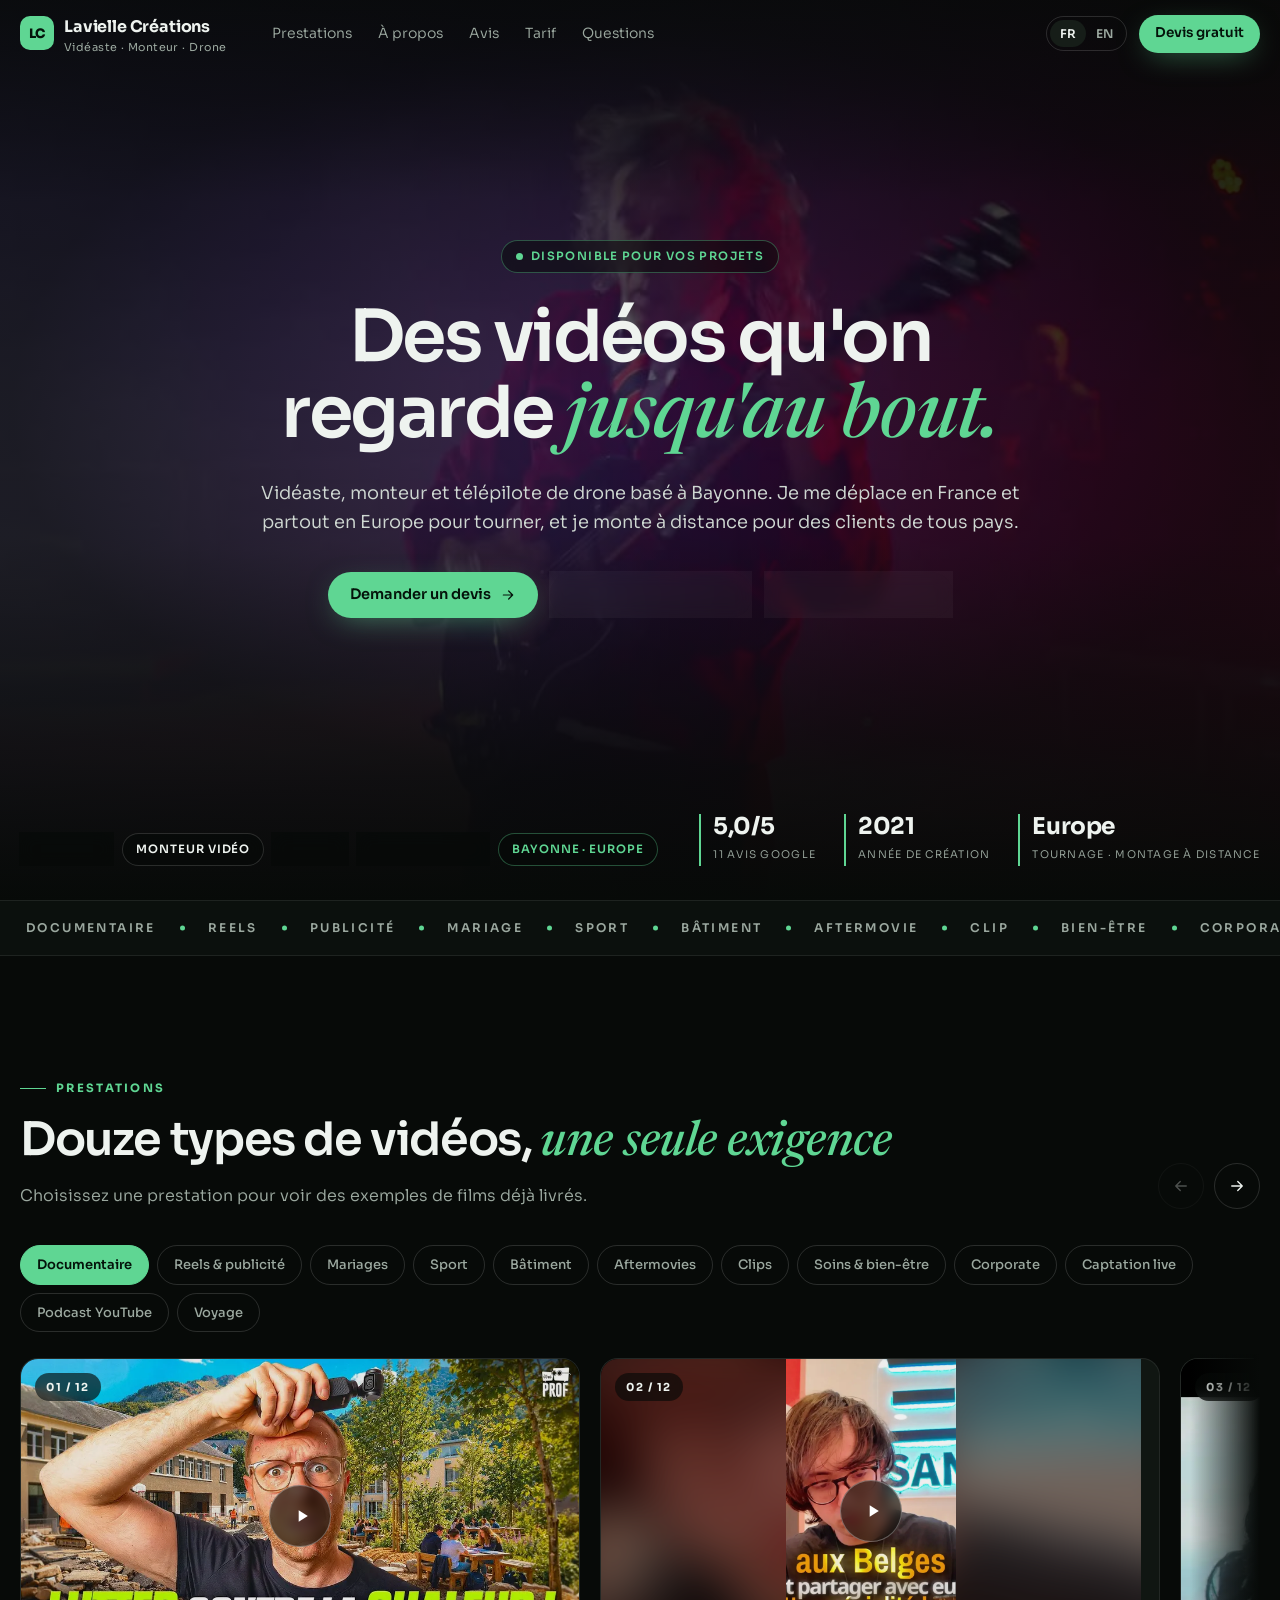
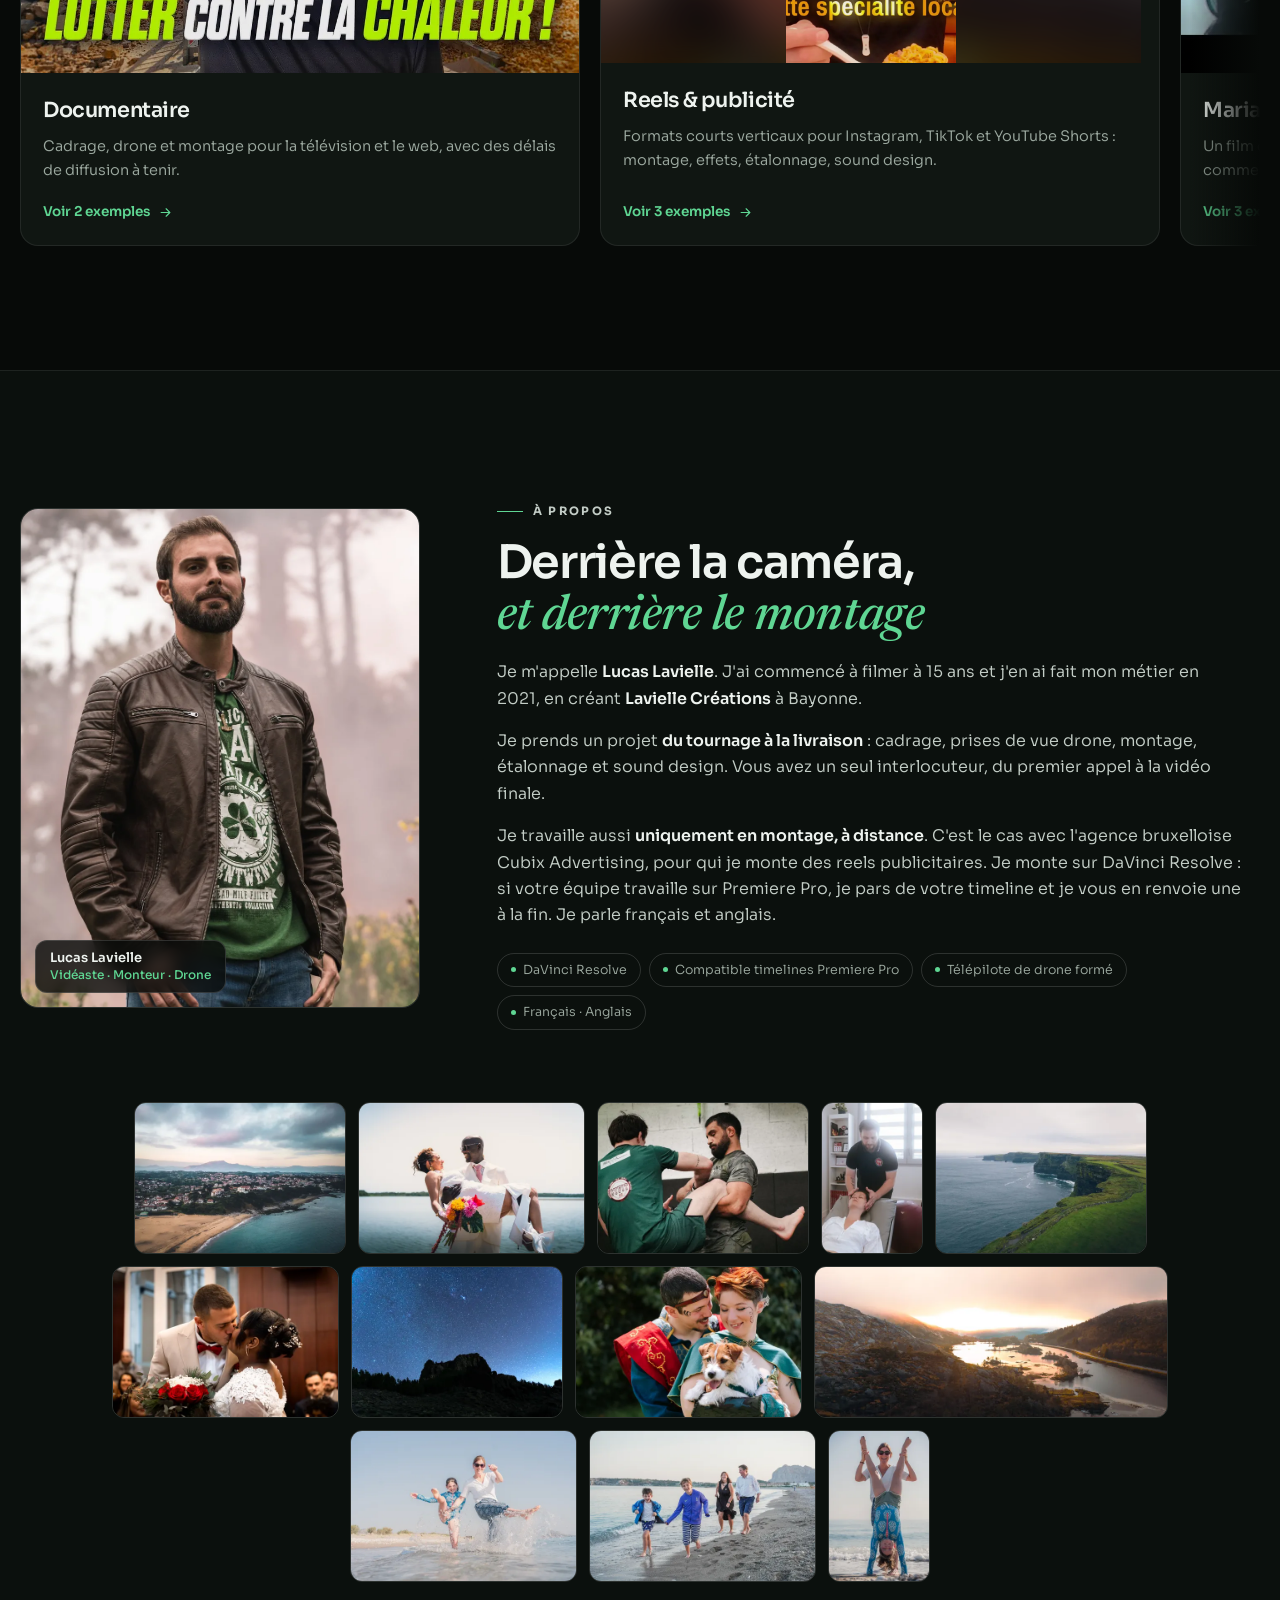
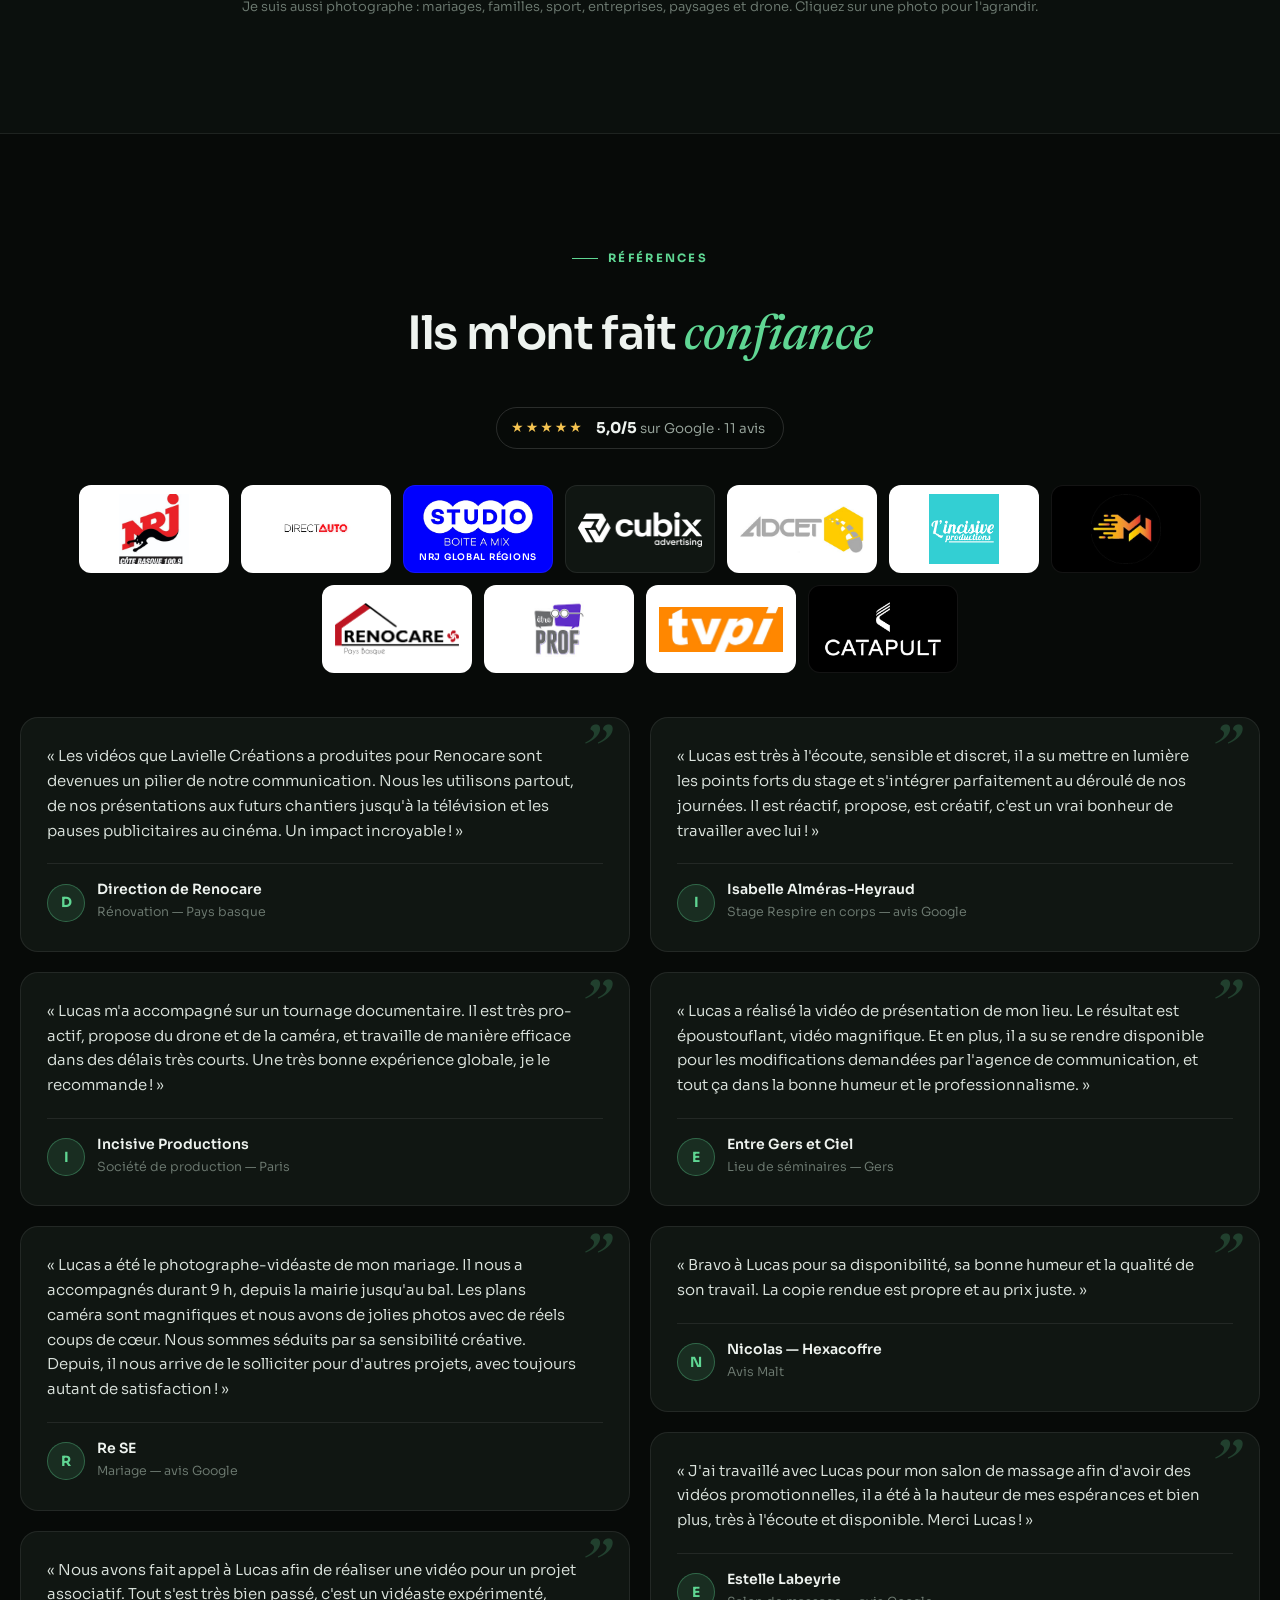
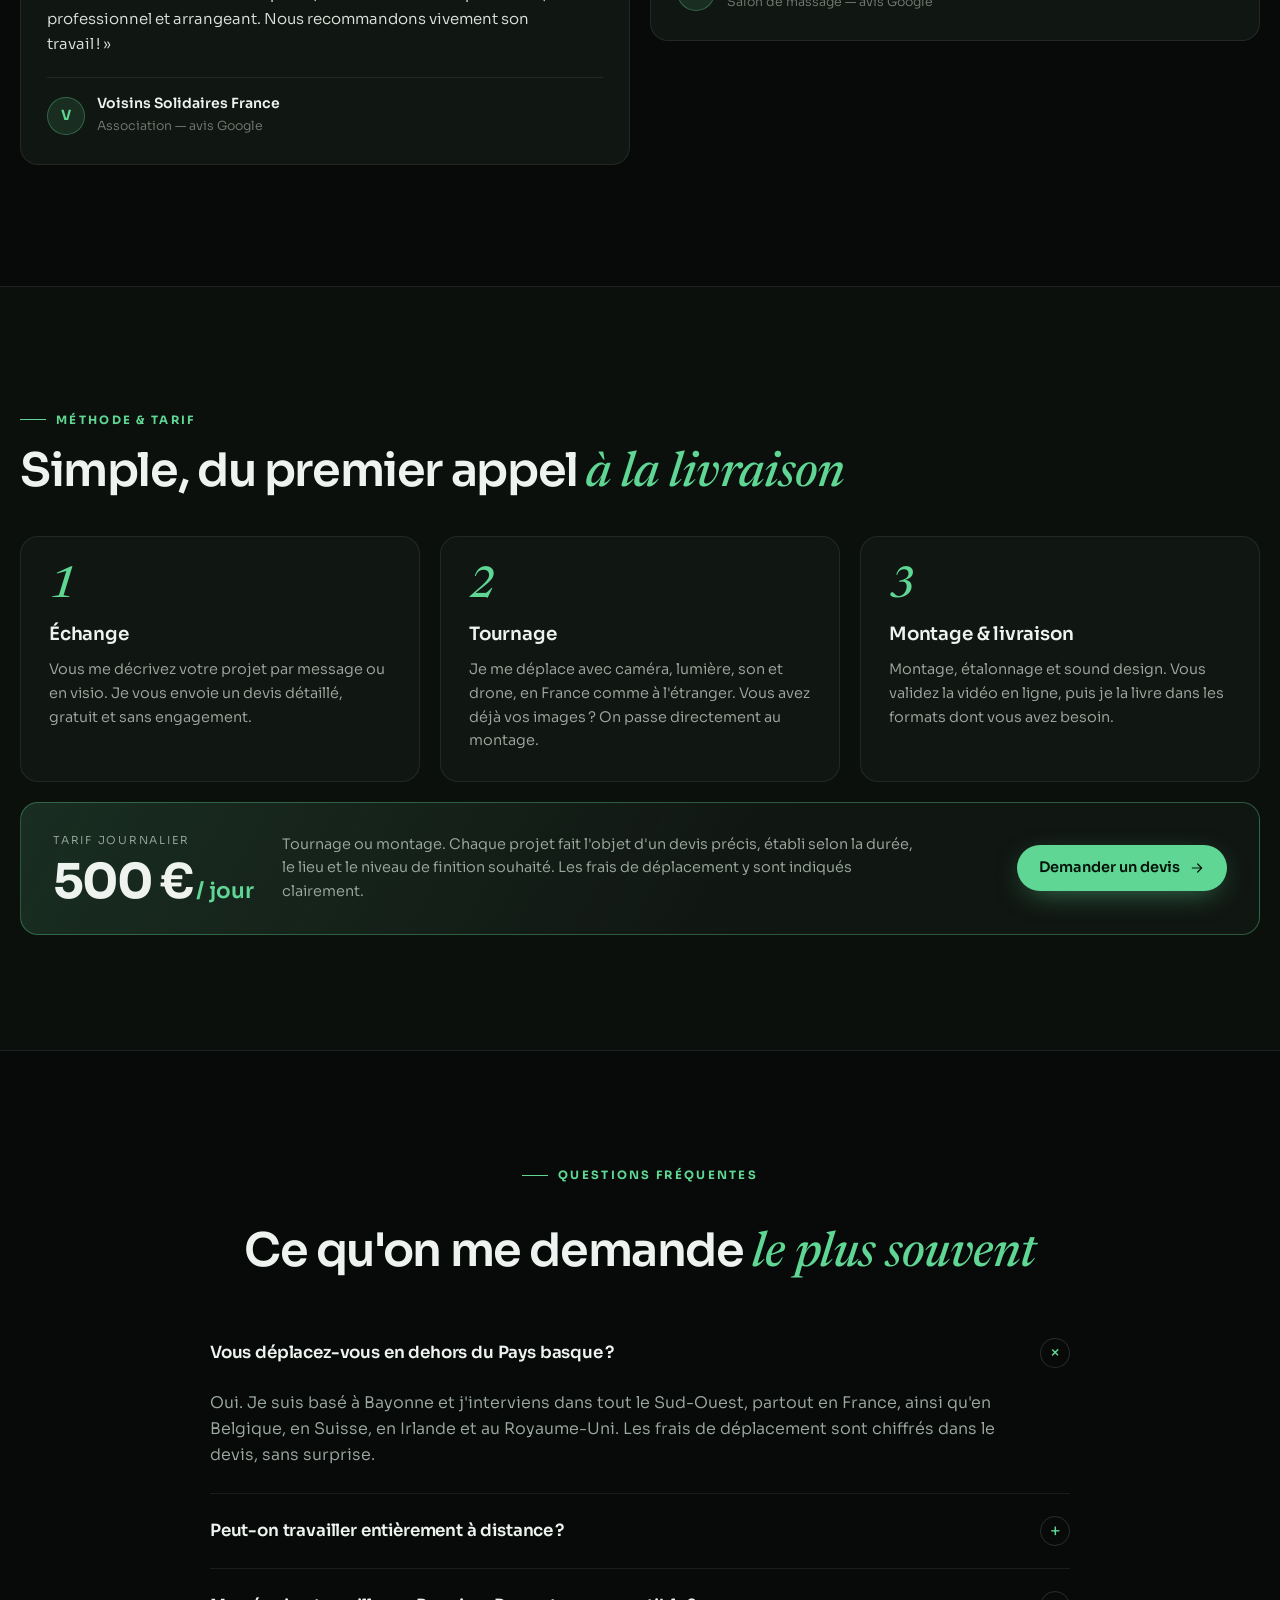
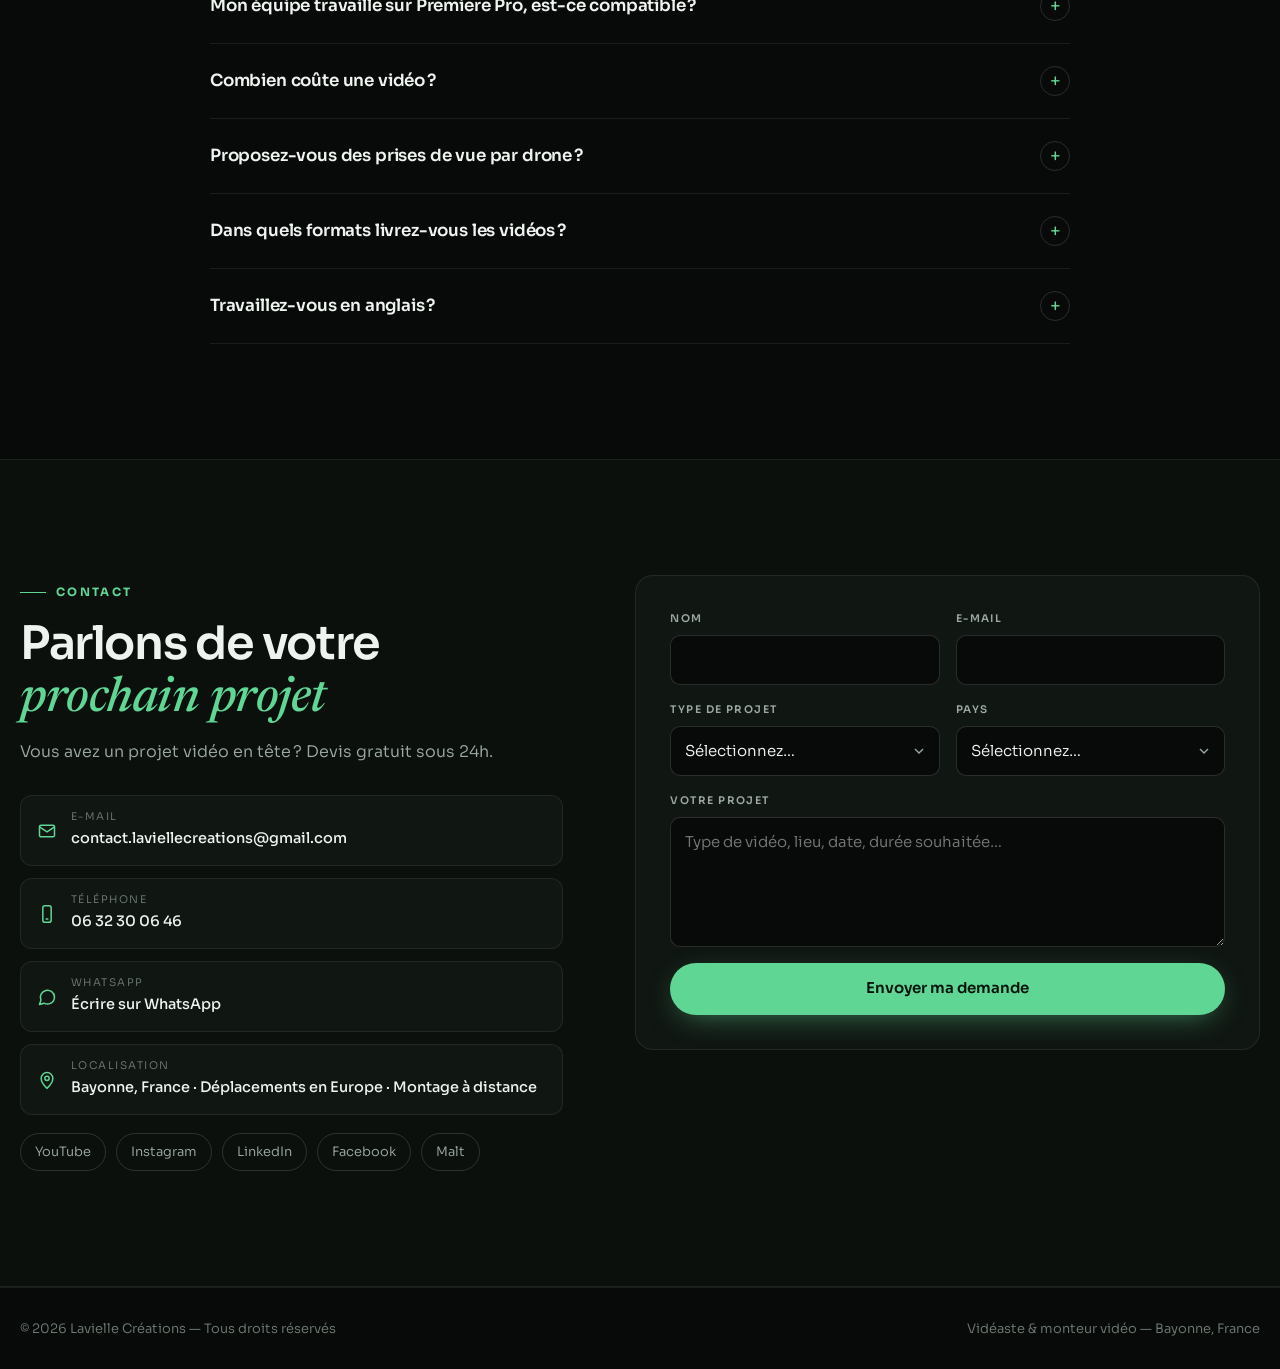
<file: index.html>
<!doctype html>
<html lang="fr" data-root="">
<head>
<meta charset="utf-8">
<meta name="viewport" content="width=device-width, initial-scale=1">
<title>Vidéaste &amp; monteur vidéo freelance — France, Belgique, Suisse | Lavielle Créations</title>
<meta name="description" content="Lucas Lavielle, vidéaste, monteur vidéo et télépilote de drone basé à Bayonne. Tournage en France, Belgique et Suisse, montage à distance partout. Corporate, reels, mariage, documentaire. Devis gratuit.">
<link rel="canonical" href="https://www.lavielle-creations.com/">
<link rel="alternate" hreflang="fr" href="https://www.lavielle-creations.com/">
<link rel="alternate" hreflang="en" href="https://www.lavielle-creations.com/en/">
<link rel="alternate" hreflang="x-default" href="https://www.lavielle-creations.com/">
<meta name="theme-color" content="#070a08">
<meta property="og:type" content="website">
<meta property="og:site_name" content="Lavielle Créations">
<meta property="og:locale" content="fr_FR">
<meta property="og:title" content="Lavielle Créations — Vidéaste &amp; monteur vidéo freelance">
<meta property="og:description" content="Lucas Lavielle, vidéaste, monteur vidéo et télépilote de drone basé à Bayonne. Tournage en France, Belgique et Suisse, montage à distance partout. Corporate, reels, mariage, documentaire. Devis gratuit.">
<meta property="og:url" content="https://www.lavielle-creations.com/">
<meta property="og:image" content="https://www.lavielle-creations.com/assets/img/og-lucas.jpg">
<meta name="twitter:card" content="summary_large_image">
<link rel="icon" href="assets/img/favicon.svg" type="image/svg+xml">
<link rel="preload" href="assets/fonts/Sora-latin.woff2" as="font" type="font/woff2" crossorigin>
<link rel="stylesheet" href="assets/fonts/fonts.css">
<link rel="stylesheet" href="assets/css/style.css">
<script type="application/ld+json">[{"@context": "https://schema.org", "@type": "ProfessionalService", "@id": "https://www.lavielle-creations.com/#business", "name": "Lavielle Créations", "description": "Vidéaste, monteur vidéo, photographe et télépilote de drone freelance basé à Bayonne. Tournage en France, Belgique et Suisse, montage vidéo à distance en Europe.", "url": "https://www.lavielle-creations.com/", "image": "https://www.lavielle-creations.com/assets/img/og-lucas.jpg", "telephone": "+33632300646", "priceRange": "€€", "founder": {"@type": "Person", "name": "Lucas Lavielle", "jobTitle": "Vidéaste, monteur vidéo et télépilote de drone"}, "address": {"@type": "PostalAddress", "addressLocality": "Bayonne", "postalCode": "64100", "addressRegion": "Nouvelle-Aquitaine", "addressCountry": "FR"}, "areaServed": [{"@type": "Country", "name": "France"}, {"@type": "Country", "name": "Belgium"}, {"@type": "Country", "name": "Switzerland"}, {"@type": "Country", "name": "Ireland"}, {"@type": "Country", "name": "United Kingdom"}], "knowsLanguage": ["fr", "en"], "sameAs": ["https://youtube.com/@lucaslvle-laviellecreations", "https://instagram.com/lucas_lvle/", "https://linkedin.com/in/lucas-lavielle777/", "https://facebook.com/LucasLavielle", "https://www.malt.fr/profile/lucaslavielle"], "hasOfferCatalog": {"@type": "OfferCatalog", "name": "Prestations", "itemListElement": [{"@type": "Offer", "itemOffered": {"@type": "Service", "name": "Documentaire", "description": "Cadrage, drone et montage pour la télévision et le web, avec des délais de diffusion à tenir."}}, {"@type": "Offer", "itemOffered": {"@type": "Service", "name": "Reels & publicité", "description": "Formats courts verticaux pour Instagram, TikTok et YouTube Shorts : montage, effets, étalonnage, sound design."}}, {"@type": "Offer", "itemOffered": {"@type": "Service", "name": "Mariages", "description": "Un film de mariage discret et sincère, de la mairie à la soirée, en France comme à l'étranger."}}, {"@type": "Offer", "itemOffered": {"@type": "Service", "name": "Sport", "description": "Préparations, compétitions et portraits d'athlètes, filmés au plus près de l'effort."}}, {"@type": "Offer", "itemOffered": {"@type": "Service", "name": "Bâtiment", "description": "Chantiers, rénovation et énergie solaire : des vidéos qui montrent le savoir-faire, jusqu'au spot télé."}}, {"@type": "Offer", "itemOffered": {"@type": "Service", "name": "Aftermovies", "description": "Concerts, festivals et soirées : l'énergie de l'événement résumée en quelques minutes."}}, {"@type": "Offer", "itemOffered": {"@type": "Service", "name": "Clips", "description": "Clips musicaux tournés et montés au rythme du morceau, de l'idée à la mise en ligne."}}, {"@type": "Offer", "itemOffered": {"@type": "Service", "name": "Soins & bien-être", "description": "Massages, rituels et instituts : une image douce et soignée pour donner envie de réserver."}}, {"@type": "Offer", "itemOffered": {"@type": "Service", "name": "Corporate", "description": "Films d'entreprise, associations et conférences : votre message, clair et bien filmé."}}, {"@type": "Offer", "itemOffered": {"@type": "Service", "name": "Captation live", "description": "Spectacles, galas et cérémonies filmés à plusieurs caméras, montés et prêts à partager."}}, {"@type": "Offer", "itemOffered": {"@type": "Service", "name": "Podcast YouTube", "description": "Podcasts et interviews filmés à plusieurs caméras, avec un son propre et un montage prêt pour YouTube."}}, {"@type": "Offer", "itemOffered": {"@type": "Service", "name": "Voyage", "description": "Films de destination pour le tourisme : paysages, drone et ambiance, de l'Irlande au désert marocain."}}]}, "email": "contact.laviellecreations@gmail.com"}, {"@context": "https://schema.org", "@type": "FAQPage", "mainEntity": [{"@type": "Question", "name": "Vous déplacez-vous en dehors du Pays basque ?", "acceptedAnswer": {"@type": "Answer", "text": "Oui. Je suis basé à Bayonne et j'interviens dans tout le Sud-Ouest, partout en France, ainsi qu'en Belgique, en Suisse, en Irlande et au Royaume-Uni. Les frais de déplacement sont chiffrés dans le devis, sans surprise."}}, {"@type": "Question", "name": "Peut-on travailler entièrement à distance ?", "acceptedAnswer": {"@type": "Answer", "text": "Oui. Vous m'envoyez vos rushes par lien de transfert, je m'occupe du montage, de l'étalonnage et du sound design, et vous validez les versions en ligne. Je travaille ainsi avec des agences et des marques en France et en Belgique."}}, {"@type": "Question", "name": "Mon équipe travaille sur Premiere Pro, est-ce compatible ?", "acceptedAnswer": {"@type": "Answer", "text": "Oui. Je monte sur DaVinci Resolve, mais je peux partir de votre timeline Premiere Pro et vous renvoyer une timeline Premiere à la fin. Vous gardez la main sur le projet dans votre logiciel."}}, {"@type": "Question", "name": "Combien coûte une vidéo ?", "acceptedAnswer": {"@type": "Answer", "text": "Mon tarif de base est de 500 € par jour, en tournage comme en montage. Le prix final dépend du nombre de jours, du lieu et du niveau de finition. Vous recevez un devis détaillé et gratuit avant tout engagement."}}, {"@type": "Question", "name": "Proposez-vous des prises de vue par drone ?", "acceptedAnswer": {"@type": "Answer", "text": "Oui. Je suis télépilote de drone formé (Drone Up Academy) et je vole dans le respect de la réglementation en vigueur. Le drone peut être intégré à n'importe quelle prestation."}}, {"@type": "Question", "name": "Dans quels formats livrez-vous les vidéos ?", "acceptedAnswer": {"@type": "Answer", "text": "Dans les formats adaptés à votre diffusion : horizontal pour le web et la télévision, vertical pour Instagram, TikTok et YouTube Shorts, carré si besoin. Les formats sont définis ensemble au moment du devis."}}, {"@type": "Question", "name": "Travaillez-vous en anglais ?", "acceptedAnswer": {"@type": "Answer", "text": "Oui. Je peux mener tout le projet en anglais, des échanges au tournage et aux sous-titres."}}]}]</script>
</head>
<body>

<header class="nav">
  <div class="wrap">
    <a class="brand" href="#top" aria-label="Lavielle Créations"><span class="brand-mark">LC</span><span>Lavielle Créations<small>Vidéaste · Monteur · Drone</small></span></a>
    <nav class="nav-links" id="menu" aria-label="Menu"><a href="#prestations">Prestations</a><a href="#a-propos">À propos</a><a href="#avis">Avis</a><a href="#methode">Tarif</a><a href="#faq">Questions</a></nav>
    <div class="nav-right">
      <div class="lang"><a href="./" hreflang="fr" aria-current="true">FR</a><a href="en/" hreflang="en">EN</a></div>
      <a class="btn btn-primary btn-s" href="#contact">Devis gratuit</a>
      <button class="burger" type="button" aria-controls="menu" aria-expanded="false" aria-label="Menu"><span></span></button>
    </div>
  </div>
</header>

<main id="top">
<section class="hero">
  <div class="hero-media"><video autoplay muted loop playsinline preload="metadata" poster="assets/img/hero-poster.jpg" aria-hidden="true"><source src="assets/video/hero.mp4" type="video/mp4"></video></div>
  <div class="wrap">
    <p class="avail"><i></i>Disponible pour vos projets</p>
    <h1>Des vidéos qu'on regarde <em class="a">jusqu'au bout.</em></h1>
    <p class="hero-sub">Vidéaste, monteur et télépilote de drone basé à Bayonne. Je me déplace en France et partout en Europe pour tourner, et je monte à distance pour des clients de tous pays.</p>
    <div class="hero-cta">
      <a class="btn btn-primary" href="#contact">Demander un devis <svg viewBox="0 0 24 24" fill="none" stroke="currentColor" stroke-width="1.8" stroke-linecap="round" stroke-linejoin="round"><path d="M5 12h14M13 6l6 6-6 6"/></svg></a>
      <a class="btn btn-ghost" href="#prestations">Voir mes réalisations</a>
      <button class="btn btn-ghost" type="button" data-showreel><svg viewBox="0 0 24 24" fill="currentColor"><path d="M8 5v14l11-7z"/></svg> Voir le showreel</button>
    </div>
  </div>
  <div class="hero-foot"><div class="wrap">
    <ul class="chips"><li class="chip">Vidéaste</li><li class="chip">Monteur vidéo</li><li class="chip">Drone</li><li class="chip">Photographe</li><li class="chip loc">Bayonne · Europe</li></ul>
    <div class="stats"><div class="stat"><b>5,0/5</b><span>11 avis Google</span></div><div class="stat"><b>2021</b><span>Année de création</span></div><div class="stat"><b>Europe</b><span>Tournage · Montage à distance</span></div></div>
  </div></div>
</section>

<div class="marquee" aria-hidden="true"><div class="marquee-track"><span>Documentaire</span><span>Reels</span><span>Publicité</span><span>Mariage</span><span>Sport</span><span>Bâtiment</span><span>Aftermovie</span><span>Clip</span><span>Bien-être</span><span>Corporate</span><span>Captation live</span><span>Podcast</span><span>Voyage</span><span>Drone</span><span>Étalonnage</span><span>Documentaire</span><span>Reels</span><span>Publicité</span><span>Mariage</span><span>Sport</span><span>Bâtiment</span><span>Aftermovie</span><span>Clip</span><span>Bien-être</span><span>Corporate</span><span>Captation live</span><span>Podcast</span><span>Voyage</span><span>Drone</span><span>Étalonnage</span></div></div>

<section id="prestations">
  <div class="wrap">
    <div class="head">
      <div><p class="eyebrow">Prestations</p><h2>Douze types de vidéos, <em class="a">une seule exigence</em></h2><p class="lead">Choisissez une prestation pour voir des exemples de films déjà livrés.</p></div>
      <div class="car-nav"><button class="arrow" type="button" data-car="prev" aria-label="Prestation précédente"><svg viewBox="0 0 24 24" fill="none" stroke="currentColor" stroke-width="1.8" stroke-linecap="round" stroke-linejoin="round"><path d="M19 12H5M11 6l-6 6 6 6"/></svg></button><button class="arrow" type="button" data-car="next" aria-label="Prestation suivante"><svg viewBox="0 0 24 24" fill="none" stroke="currentColor" stroke-width="1.8" stroke-linecap="round" stroke-linejoin="round"><path d="M5 12h14M13 6l6 6-6 6"/></svg></button></div>
    </div>
    <div class="tabs"><button class="tab on" type="button">Documentaire</button><button class="tab" type="button">Reels &amp; publicité</button><button class="tab" type="button">Mariages</button><button class="tab" type="button">Sport</button><button class="tab" type="button">Bâtiment</button><button class="tab" type="button">Aftermovies</button><button class="tab" type="button">Clips</button><button class="tab" type="button">Soins &amp; bien-être</button><button class="tab" type="button">Corporate</button><button class="tab" type="button">Captation live</button><button class="tab" type="button">Podcast YouTube</button><button class="tab" type="button">Voyage</button></div>
    <div class="car"><div class="car-track">
      <button class="card" type="button" aria-label="Documentaire — Voir 2 exemples">
        <div class="card-media"><img src="assets/img/yt/IiLLBtGc7aU.webp" alt="Documentaire — ÊtreProf — Canicule à l&#x27;école" width="960" height="540"><span class="card-num">01 / 12</span><span class="play"><svg viewBox="0 0 24 24"><path d="M8 5v14l11-7z"/></svg></span></div>
        <div class="card-body"><h3>Documentaire</h3><p>Cadrage, drone et montage pour la télévision et le web, avec des délais de diffusion à tenir.</p><span class="card-more">Voir 2 exemples <svg viewBox="0 0 24 24" fill="none" stroke="currentColor" stroke-width="1.8" stroke-linecap="round" stroke-linejoin="round"><path d="M5 12h14M13 6l6 6-6 6"/></svg></span></div>
      </button><button class="card" type="button" aria-label="Reels &amp; publicité — Voir 3 exemples">
        <div class="card-media v"><span class="blur" style="background-image:url(assets/img/yt/IAWtHu4Qjdk_v.webp)"></span><img src="assets/img/yt/IAWtHu4Qjdk_v.webp" alt="Reels &amp; publicité — Sanku — Bruxelles" width="960" height="540"><span class="card-num">02 / 12</span><span class="play"><svg viewBox="0 0 24 24"><path d="M8 5v14l11-7z"/></svg></span></div>
        <div class="card-body"><h3>Reels &amp; publicité</h3><p>Formats courts verticaux pour Instagram, TikTok et YouTube Shorts : montage, effets, étalonnage, sound design.</p><span class="card-more">Voir 3 exemples <svg viewBox="0 0 24 24" fill="none" stroke="currentColor" stroke-width="1.8" stroke-linecap="round" stroke-linejoin="round"><path d="M5 12h14M13 6l6 6-6 6"/></svg></span></div>
      </button><button class="card" type="button" aria-label="Mariages — Voir 3 exemples">
        <div class="card-media"><img src="assets/img/yt/fgQFr3f3DG8.webp" alt="Mariages — Rizlaine &amp; Fabrice" width="960" height="540"><span class="card-num">03 / 12</span><span class="play"><svg viewBox="0 0 24 24"><path d="M8 5v14l11-7z"/></svg></span></div>
        <div class="card-body"><h3>Mariages</h3><p>Un film de mariage discret et sincère, de la mairie à la soirée, en France comme à l&#x27;étranger.</p><span class="card-more">Voir 3 exemples <svg viewBox="0 0 24 24" fill="none" stroke="currentColor" stroke-width="1.8" stroke-linecap="round" stroke-linejoin="round"><path d="M5 12h14M13 6l6 6-6 6"/></svg></span></div>
      </button><button class="card" type="button" aria-label="Sport — Voir 1 exemple">
        <div class="card-media"><img src="assets/img/yt/iXJTYCub58c.webp" alt="Sport — Benoît Saint-Denis — Préparation UFC 315" width="960" height="540"><span class="card-num">04 / 12</span><span class="play"><svg viewBox="0 0 24 24"><path d="M8 5v14l11-7z"/></svg></span></div>
        <div class="card-body"><h3>Sport</h3><p>Préparations, compétitions et portraits d&#x27;athlètes, filmés au plus près de l&#x27;effort.</p><span class="card-more">Voir 1 exemple <svg viewBox="0 0 24 24" fill="none" stroke="currentColor" stroke-width="1.8" stroke-linecap="round" stroke-linejoin="round"><path d="M5 12h14M13 6l6 6-6 6"/></svg></span></div>
      </button><button class="card" type="button" aria-label="Bâtiment — Voir 3 exemples">
        <div class="card-media"><img src="assets/img/yt/kmEgmRh9gn8.webp" alt="Bâtiment — Renocare — Spot TV diffusé sur TVPI" width="960" height="540"><span class="card-num">05 / 12</span><span class="play"><svg viewBox="0 0 24 24"><path d="M8 5v14l11-7z"/></svg></span></div>
        <div class="card-body"><h3>Bâtiment</h3><p>Chantiers, rénovation et énergie solaire : des vidéos qui montrent le savoir-faire, jusqu&#x27;au spot télé.</p><span class="card-more">Voir 3 exemples <svg viewBox="0 0 24 24" fill="none" stroke="currentColor" stroke-width="1.8" stroke-linecap="round" stroke-linejoin="round"><path d="M5 12h14M13 6l6 6-6 6"/></svg></span></div>
      </button><button class="card" type="button" aria-label="Aftermovies — Voir 3 exemples">
        <div class="card-media"><img src="assets/img/yt/gBNsC4cfLQ8.webp" alt="Aftermovies — Deluxe — Nocturnes d&#x27;Anglet" width="960" height="540"><span class="card-num">06 / 12</span><span class="play"><svg viewBox="0 0 24 24"><path d="M8 5v14l11-7z"/></svg></span></div>
        <div class="card-body"><h3>Aftermovies</h3><p>Concerts, festivals et soirées : l&#x27;énergie de l&#x27;événement résumée en quelques minutes.</p><span class="card-more">Voir 3 exemples <svg viewBox="0 0 24 24" fill="none" stroke="currentColor" stroke-width="1.8" stroke-linecap="round" stroke-linejoin="round"><path d="M5 12h14M13 6l6 6-6 6"/></svg></span></div>
      </button><button class="card" type="button" aria-label="Clips — Voir 2 exemples">
        <div class="card-media"><img src="assets/img/yt/pNeLNSUlUZ4.webp" alt="Clips — Yove — Carpe Diem (clip officiel)" width="960" height="540"><span class="card-num">07 / 12</span><span class="play"><svg viewBox="0 0 24 24"><path d="M8 5v14l11-7z"/></svg></span></div>
        <div class="card-body"><h3>Clips</h3><p>Clips musicaux tournés et montés au rythme du morceau, de l&#x27;idée à la mise en ligne.</p><span class="card-more">Voir 2 exemples <svg viewBox="0 0 24 24" fill="none" stroke="currentColor" stroke-width="1.8" stroke-linecap="round" stroke-linejoin="round"><path d="M5 12h14M13 6l6 6-6 6"/></svg></span></div>
      </button><button class="card" type="button" aria-label="Soins &amp; bien-être — Voir 3 exemples">
        <div class="card-media"><img src="assets/img/yt/bt_tE3ZIanQ.webp" alt="Soins &amp; bien-être — EMAF — Massage bien-être à Hossegor" width="960" height="540"><span class="card-num">08 / 12</span><span class="play"><svg viewBox="0 0 24 24"><path d="M8 5v14l11-7z"/></svg></span></div>
        <div class="card-body"><h3>Soins &amp; bien-être</h3><p>Massages, rituels et instituts : une image douce et soignée pour donner envie de réserver.</p><span class="card-more">Voir 3 exemples <svg viewBox="0 0 24 24" fill="none" stroke="currentColor" stroke-width="1.8" stroke-linecap="round" stroke-linejoin="round"><path d="M5 12h14M13 6l6 6-6 6"/></svg></span></div>
      </button><button class="card" type="button" aria-label="Corporate — Voir 3 exemples">
        <div class="card-media"><img src="assets/img/yt/PnNO2nT-nXQ.webp" alt="Corporate — Voisins Solidaires — Anglet" width="960" height="540"><span class="card-num">09 / 12</span><span class="play"><svg viewBox="0 0 24 24"><path d="M8 5v14l11-7z"/></svg></span></div>
        <div class="card-body"><h3>Corporate</h3><p>Films d&#x27;entreprise, associations et conférences : votre message, clair et bien filmé.</p><span class="card-more">Voir 3 exemples <svg viewBox="0 0 24 24" fill="none" stroke="currentColor" stroke-width="1.8" stroke-linecap="round" stroke-linejoin="round"><path d="M5 12h14M13 6l6 6-6 6"/></svg></span></div>
      </button><button class="card" type="button" aria-label="Captation live — Voir 2 exemples">
        <div class="card-media"><img src="assets/img/yt/pCkKE7ofYvc.webp" alt="Captation live — L&#x27;Or Danse 2026" width="960" height="540"><span class="card-num">10 / 12</span><span class="play"><svg viewBox="0 0 24 24"><path d="M8 5v14l11-7z"/></svg></span></div>
        <div class="card-body"><h3>Captation live</h3><p>Spectacles, galas et cérémonies filmés à plusieurs caméras, montés et prêts à partager.</p><span class="card-more">Voir 2 exemples <svg viewBox="0 0 24 24" fill="none" stroke="currentColor" stroke-width="1.8" stroke-linecap="round" stroke-linejoin="round"><path d="M5 12h14M13 6l6 6-6 6"/></svg></span></div>
      </button><button class="card" type="button" aria-label="Podcast YouTube — Voir 2 exemples">
        <div class="card-media"><img src="assets/img/yt/fcJmn0Q9buA.webp" alt="Podcast YouTube — #Résilience ép. 2 — avec Lionel Dasylva" width="960" height="540"><span class="card-num">11 / 12</span><span class="play"><svg viewBox="0 0 24 24"><path d="M8 5v14l11-7z"/></svg></span></div>
        <div class="card-body"><h3>Podcast YouTube</h3><p>Podcasts et interviews filmés à plusieurs caméras, avec un son propre et un montage prêt pour YouTube.</p><span class="card-more">Voir 2 exemples <svg viewBox="0 0 24 24" fill="none" stroke="currentColor" stroke-width="1.8" stroke-linecap="round" stroke-linejoin="round"><path d="M5 12h14M13 6l6 6-6 6"/></svg></span></div>
      </button><button class="card" type="button" aria-label="Voyage — Voir 4 exemples">
        <div class="card-media"><img src="assets/img/yt/z3UUesg_ypg.webp" alt="Voyage — Irlande — Nature" width="960" height="540"><span class="card-num">12 / 12</span><span class="play"><svg viewBox="0 0 24 24"><path d="M8 5v14l11-7z"/></svg></span></div>
        <div class="card-body"><h3>Voyage</h3><p>Films de destination pour le tourisme : paysages, drone et ambiance, de l&#x27;Irlande au désert marocain.</p><span class="card-more">Voir 4 exemples <svg viewBox="0 0 24 24" fill="none" stroke="currentColor" stroke-width="1.8" stroke-linecap="round" stroke-linejoin="round"><path d="M5 12h14M13 6l6 6-6 6"/></svg></span></div>
      </button>
    </div></div>
  </div>
</section>

<section id="a-propos" class="alt">
  <div class="wrap">
    <div class="about">
      <figure class="portrait rv"><img src="assets/img/lucas-lavielle-videaste.webp" alt="Lucas Lavielle, Vidéaste, monteur vidéo et télépilote de drone" width="900" height="1125" loading="lazy"><figcaption>Lucas Lavielle<span>Vidéaste · Monteur · Drone</span></figcaption></figure>
      <div class="about-text rv">
        <p class="eyebrow">À propos</p>
        <h2>Derrière la caméra, <em class="a">et derrière le montage</em></h2>
        <p>Je m'appelle <strong>Lucas Lavielle</strong>. J'ai commencé à filmer à 15 ans et j'en ai fait mon métier en 2021, en créant <strong>Lavielle Créations</strong> à Bayonne.</p><p>Je prends un projet <strong>du tournage à la livraison</strong> : cadrage, prises de vue drone, montage, étalonnage et sound design. Vous avez un seul interlocuteur, du premier appel à la vidéo finale.</p><p>Je travaille aussi <strong>uniquement en montage, à distance</strong>. C'est le cas avec l'agence bruxelloise Cubix Advertising, pour qui je monte des reels publicitaires. Je monte sur DaVinci Resolve : si votre équipe travaille sur Premiere Pro, je pars de votre timeline et je vous en renvoie une à la fin. Je parle français et anglais.</p>
        <ul class="tools"><li class="tool">DaVinci Resolve</li><li class="tool">Compatible timelines Premiere Pro</li><li class="tool">Télépilote de drone formé</li><li class="tool">Français · Anglais</li></ul>
      </div>
    </div>
    <div class="gallery rv"><button type="button" data-full="assets/img/photo-bidart-drone.webp" data-cap="Côte basque à Bidart, vue du drone" aria-label="Agrandir la photo : Côte basque à Bidart, vue du drone"><img src="assets/img/photo-bidart-drone-s.webp" alt="Côte basque à Bidart, vue du drone" width="504" height="360" loading="lazy"></button><button type="button" data-full="assets/img/photo-mariage-couple.webp" data-cap="Mariage — Dany &amp; Caro au lac d&#x27;Azur" aria-label="Agrandir la photo : Mariage — Dany &amp; Caro au lac d&#x27;Azur"><img src="assets/img/photo-mariage-couple-s.webp" alt="Mariage — Dany &amp; Caro au lac d&#x27;Azur" width="540" height="360" loading="lazy"></button><button type="button" data-full="assets/img/photo-benoit-saint-denis.webp" data-cap="Benoît Saint-Denis à l&#x27;entraînement" aria-label="Agrandir la photo : Benoît Saint-Denis à l&#x27;entraînement"><img src="assets/img/photo-benoit-saint-denis-s.webp" alt="Benoît Saint-Denis à l&#x27;entraînement" width="504" height="360" loading="lazy"></button><button type="button" data-full="assets/img/photo-emaf-formation.webp" data-cap="EMAF — formation au massage" aria-label="Agrandir la photo : EMAF — formation au massage"><img src="assets/img/photo-emaf-formation-s.webp" alt="EMAF — formation au massage" width="240" height="360" loading="lazy"></button><button type="button" data-full="assets/img/photo-moher-irlande.webp" data-cap="Falaises de Moher, Irlande" aria-label="Agrandir la photo : Falaises de Moher, Irlande"><img src="assets/img/photo-moher-irlande-s.webp" alt="Falaises de Moher, Irlande" width="504" height="360" loading="lazy"></button><button type="button" data-full="assets/img/photo-mariage-baiser.webp" data-cap="Mariage — sortie de la mairie" aria-label="Agrandir la photo : Mariage — sortie de la mairie"><img src="assets/img/photo-mariage-baiser-s.webp" alt="Mariage — sortie de la mairie" width="540" height="360" loading="lazy"></button><button type="button" data-full="assets/img/photo-teide-nuit.webp" data-cap="Ciel étoilé au-dessus du Teide, Ténérife" aria-label="Agrandir la photo : Ciel étoilé au-dessus du Teide, Ténérife"><img src="assets/img/photo-teide-nuit-s.webp" alt="Ciel étoilé au-dessus du Teide, Ténérife" width="504" height="360" loading="lazy"></button><button type="button" data-full="assets/img/photo-mariage-medieval.webp" data-cap="Mariage à thème médiéval" aria-label="Agrandir la photo : Mariage à thème médiéval"><img src="assets/img/photo-mariage-medieval-s.webp" alt="Mariage à thème médiéval" width="540" height="360" loading="lazy"></button><button type="button" data-full="assets/img/photo-norvege.webp" data-cap="Fjord en Norvège, vue du drone" aria-label="Agrandir la photo : Fjord en Norvège, vue du drone"><img src="assets/img/photo-norvege-s.webp" alt="Fjord en Norvège, vue du drone" width="846" height="360" loading="lazy"></button><button type="button" data-full="assets/img/photo-rhodes-1.webp" data-cap="Séance famille à Rhodes" aria-label="Agrandir la photo : Séance famille à Rhodes"><img src="assets/img/photo-rhodes-1-s.webp" alt="Séance famille à Rhodes" width="540" height="360" loading="lazy"></button><button type="button" data-full="assets/img/photo-rhodes-2.webp" data-cap="Séance famille à Rhodes" aria-label="Agrandir la photo : Séance famille à Rhodes"><img src="assets/img/photo-rhodes-2-s.webp" alt="Séance famille à Rhodes" width="540" height="360" loading="lazy"></button><button type="button" data-full="assets/img/photo-rhodes-3.webp" data-cap="Séance famille à Rhodes" aria-label="Agrandir la photo : Séance famille à Rhodes"><img src="assets/img/photo-rhodes-3-s.webp" alt="Séance famille à Rhodes" width="240" height="360" loading="lazy"></button></div>
    <p class="gallery-cap">Je suis aussi photographe : mariages, familles, sport, entreprises, paysages et drone. Cliquez sur une photo pour l&#x27;agrandir.</p>
  </div>
</section>

<section id="avis">
  <div class="wrap">
    <div class="head center">
      <p class="eyebrow">Références</p>
      <h2>Ils m'ont fait <em class="a">confiance</em></h2>
      <a class="rating" href="https://www.google.com/maps/search/?api=1&amp;query=Lavielle+Cr%C3%A9ations+Bayonne" target="_blank" rel="noopener"><span class="stars" aria-hidden="true">★★★★★</span><span><b>5,0/5</b> sur Google · 11 avis</span></a>
    </div>
    <ul class="clients rv"><li class="client w"><img src="assets/img/logo-nrj.png" alt="NRJ Côte Basque" loading="lazy"></li><li class="client w"><img src="assets/img/logo-direct-auto.png" alt="Direct Auto — C8" loading="lazy"></li><li class="client" style="background:#0000fe"><img src="assets/img/logo-boite-a-mix.png" alt="Studio La Boîte à Mix — NRJ Global Régions" loading="lazy"><small>NRJ Global Régions</small></li><li class="client"><img src="assets/img/logo-cubix.webp" alt="Cubix Advertising" loading="lazy"></li><li class="client w"><img src="assets/img/logo-adcet.png" alt="ADCET" loading="lazy"></li><li class="client w"><img src="assets/img/logo-incisive.png" alt="L&#x27;Incisive Productions" loading="lazy"></li><li class="client" style="background:#000"><img src="assets/img/logo-marketwebdesign.png" alt="Market Web Design" loading="lazy"></li><li class="client w"><img src="assets/img/logo-renocare.png" alt="Renocare" loading="lazy"></li><li class="client w"><img src="assets/img/logo-etreprof.png" alt="ÊtreProf" loading="lazy"></li><li class="client w"><img src="assets/img/logo-tvpi.png" alt="TVPI" loading="lazy"></li><li class="client" style="background:#000"><img src="assets/img/logo-catapult.png" alt="Catapult" loading="lazy"></li></ul>
    <div class="quotes"><figure class="quote rv"><blockquote>« Les vidéos que Lavielle Créations a produites pour Renocare sont devenues un pilier de notre communication. Nous les utilisons partout, de nos présentations aux futurs chantiers jusqu&#x27;à la télévision et les pauses publicitaires au cinéma. Un impact incroyable ! »</blockquote>
        <footer><span class="avatar" aria-hidden="true">D</span><div><cite>Direction de Renocare</cite><small>Rénovation — Pays basque</small></div></footer></figure><figure class="quote rv"><blockquote>« Lucas m&#x27;a accompagné sur un tournage documentaire. Il est très pro-actif, propose du drone et de la caméra, et travaille de manière efficace dans des délais très courts. Une très bonne expérience globale, je le recommande ! »</blockquote>
        <footer><span class="avatar" aria-hidden="true">I</span><div><cite>Incisive Productions</cite><small>Société de production — Paris</small></div></footer></figure><figure class="quote rv"><blockquote>« Lucas a été le photographe-vidéaste de mon mariage. Il nous a accompagnés durant 9 h, depuis la mairie jusqu&#x27;au bal. Les plans caméra sont magnifiques et nous avons de jolies photos avec de réels coups de cœur. Nous sommes séduits par sa sensibilité créative. Depuis, il nous arrive de le solliciter pour d&#x27;autres projets, avec toujours autant de satisfaction ! »</blockquote>
        <footer><span class="avatar" aria-hidden="true">R</span><div><cite>Re SE</cite><small>Mariage — avis Google</small></div></footer></figure><figure class="quote rv"><blockquote>« Nous avons fait appel à Lucas afin de réaliser une vidéo pour un projet associatif. Tout s&#x27;est très bien passé, c&#x27;est un vidéaste expérimenté, professionnel et arrangeant. Nous recommandons vivement son travail ! »</blockquote>
        <footer><span class="avatar" aria-hidden="true">V</span><div><cite>Voisins Solidaires France</cite><small>Association — avis Google</small></div></footer></figure><figure class="quote rv"><blockquote>« Lucas est très à l&#x27;écoute, sensible et discret, il a su mettre en lumière les points forts du stage et s&#x27;intégrer parfaitement au déroulé de nos journées. Il est réactif, propose, est créatif, c&#x27;est un vrai bonheur de travailler avec lui ! »</blockquote>
        <footer><span class="avatar" aria-hidden="true">I</span><div><cite>Isabelle Alméras-Heyraud</cite><small>Stage Respire en corps — avis Google</small></div></footer></figure><figure class="quote rv"><blockquote>« Lucas a réalisé la vidéo de présentation de mon lieu. Le résultat est époustouflant, vidéo magnifique. Et en plus, il a su se rendre disponible pour les modifications demandées par l&#x27;agence de communication, et tout ça dans la bonne humeur et le professionnalisme. »</blockquote>
        <footer><span class="avatar" aria-hidden="true">E</span><div><cite>Entre Gers et Ciel</cite><small>Lieu de séminaires — Gers</small></div></footer></figure><figure class="quote rv"><blockquote>« Bravo à Lucas pour sa disponibilité, sa bonne humeur et la qualité de son travail. La copie rendue est propre et au prix juste. »</blockquote>
        <footer><span class="avatar" aria-hidden="true">N</span><div><cite>Nicolas — Hexacoffre</cite><small>Avis Malt</small></div></footer></figure><figure class="quote rv"><blockquote>« J&#x27;ai travaillé avec Lucas pour mon salon de massage afin d&#x27;avoir des vidéos promotionnelles, il a été à la hauteur de mes espérances et bien plus, très à l&#x27;écoute et disponible. Merci Lucas ! »</blockquote>
        <footer><span class="avatar" aria-hidden="true">E</span><div><cite>Estelle Labeyrie</cite><small>Salon de massage — avis Google</small></div></footer></figure></div>
    <p class="note"></p>
  </div>
</section>

<section id="methode" class="alt">
  <div class="wrap">
    <div class="head"><div><p class="eyebrow">Méthode &amp; tarif</p><h2>Simple, du premier appel <em class="a">à la livraison</em></h2></div></div>
    <ol class="steps"><li class="step rv"><i>1</i><h3>Échange</h3><p>Vous me décrivez votre projet par message ou en visio. Je vous envoie un devis détaillé, gratuit et sans engagement.</p></li><li class="step rv"><i>2</i><h3>Tournage</h3><p>Je me déplace avec caméra, lumière, son et drone, en France comme à l&#x27;étranger. Vous avez déjà vos images ? On passe directement au montage.</p></li><li class="step rv"><i>3</i><h3>Montage &amp; livraison</h3><p>Montage, étalonnage et sound design. Vous validez la vidéo en ligne, puis je la livre dans les formats dont vous avez besoin.</p></li></ol>
    <div class="price rv">
      <div><p class="price-l">Tarif journalier</p><p class="price-n">500 €<span>/ jour</span></p></div>
      <p>Tournage ou montage. Chaque projet fait l&#x27;objet d&#x27;un devis précis, établi selon la durée, le lieu et le niveau de finition souhaité. Les frais de déplacement y sont indiqués clairement.</p>
      <a class="btn btn-primary" href="#contact">Demander un devis <svg viewBox="0 0 24 24" fill="none" stroke="currentColor" stroke-width="1.8" stroke-linecap="round" stroke-linejoin="round"><path d="M5 12h14M13 6l6 6-6 6"/></svg></a>
    </div>
  </div>
</section>

<section id="faq">
  <div class="wrap">
    <div class="head center"><p class="eyebrow">Questions fréquentes</p><h2>Ce qu'on me demande <em class="a">le plus souvent</em></h2></div>
    <div class="faq"><details open><summary>Vous déplacez-vous en dehors du Pays basque ?</summary><p>Oui. Je suis basé à Bayonne et j&#x27;interviens dans tout le Sud-Ouest, partout en France, ainsi qu&#x27;en Belgique, en Suisse, en Irlande et au Royaume-Uni. Les frais de déplacement sont chiffrés dans le devis, sans surprise.</p></details><details><summary>Peut-on travailler entièrement à distance ?</summary><p>Oui. Vous m&#x27;envoyez vos rushes par lien de transfert, je m&#x27;occupe du montage, de l&#x27;étalonnage et du sound design, et vous validez les versions en ligne. Je travaille ainsi avec des agences et des marques en France et en Belgique.</p></details><details><summary>Mon équipe travaille sur Premiere Pro, est-ce compatible ?</summary><p>Oui. Je monte sur DaVinci Resolve, mais je peux partir de votre timeline Premiere Pro et vous renvoyer une timeline Premiere à la fin. Vous gardez la main sur le projet dans votre logiciel.</p></details><details><summary>Combien coûte une vidéo ?</summary><p>Mon tarif de base est de 500 € par jour, en tournage comme en montage. Le prix final dépend du nombre de jours, du lieu et du niveau de finition. Vous recevez un devis détaillé et gratuit avant tout engagement.</p></details><details><summary>Proposez-vous des prises de vue par drone ?</summary><p>Oui. Je suis télépilote de drone formé (Drone Up Academy) et je vole dans le respect de la réglementation en vigueur. Le drone peut être intégré à n&#x27;importe quelle prestation.</p></details><details><summary>Dans quels formats livrez-vous les vidéos ?</summary><p>Dans les formats adaptés à votre diffusion : horizontal pour le web et la télévision, vertical pour Instagram, TikTok et YouTube Shorts, carré si besoin. Les formats sont définis ensemble au moment du devis.</p></details><details><summary>Travaillez-vous en anglais ?</summary><p>Oui. Je peux mener tout le projet en anglais, des échanges au tournage et aux sous-titres.</p></details></div>
  </div>
</section>

<section id="contact" class="alt">
  <div class="wrap contact">
    <div>
      <p class="eyebrow">Contact</p>
      <h2>Parlons de votre <em class="a">prochain projet</em></h2>
      <p class="lead">Vous avez un projet vidéo en tête ? Devis gratuit sous 24h.</p>
      <div class="infos">
        <a class="info" href="mailto:contact.laviellecreations@gmail.com"><svg viewBox="0 0 24 24" fill="none" stroke="currentColor" stroke-width="1.8" stroke-linecap="round" stroke-linejoin="round"><rect x="3" y="5" width="18" height="14" rx="2"/><path d="m3 7 9 6 9-6"/></svg><div><small>E-mail</small><span>contact.laviellecreations@gmail.com</span></div></a>
        <a class="info" href="tel:+33632300646"><svg viewBox="0 0 24 24" fill="none" stroke="currentColor" stroke-width="1.8" stroke-linecap="round" stroke-linejoin="round"><rect x="7" y="2" width="10" height="20" rx="2.5"/><path d="M11 18h2"/></svg><div><small>Téléphone</small><span>06 32 30 06 46</span></div></a>
        <a class="info" href="https://wa.me/33632300646" target="_blank" rel="noopener"><svg viewBox="0 0 24 24" fill="none" stroke="currentColor" stroke-width="1.8" stroke-linecap="round" stroke-linejoin="round"><path d="M21 12a8.5 8.5 0 0 1-12.6 7.4L3 21l1.7-5.2A8.5 8.5 0 1 1 21 12z"/></svg><div><small>WhatsApp</small><span>Écrire sur WhatsApp</span></div></a>
        <div class="info"><svg viewBox="0 0 24 24" fill="none" stroke="currentColor" stroke-width="1.8" stroke-linecap="round" stroke-linejoin="round"><path d="M12 22s7-6.2 7-12a7 7 0 1 0-14 0c0 5.8 7 12 7 12z"/><circle cx="12" cy="10" r="2.6"/></svg><div><small>Localisation</small><span>Bayonne, France · Déplacements en Europe · Montage à distance</span></div></div>
      </div>
      <div class="socials"><a href="https://youtube.com/@lucaslvle-laviellecreations" target="_blank" rel="noopener">YouTube</a><a href="https://instagram.com/lucas_lvle/" target="_blank" rel="noopener">Instagram</a><a href="https://linkedin.com/in/lucas-lavielle777/" target="_blank" rel="noopener">LinkedIn</a><a href="https://facebook.com/LucasLavielle" target="_blank" rel="noopener">Facebook</a><a href="https://www.malt.fr/profile/lucaslavielle" target="_blank" rel="noopener">Malt</a></div>
    </div>
    <form class="form" id="contact-form" action="https://api.web3forms.com/submit" method="POST">
      <input type="hidden" name="access_key" value="ef5941b0-4f54-4ad4-b37f-94296e90f977">
      <input type="hidden" name="subject" value="Nouvelle demande depuis lavielle-creations.com">
      <input type="hidden" name="from_name" value="Site Lavielle Créations">
      <input class="hp" type="checkbox" name="botcheck" tabindex="-1" autocomplete="off" aria-hidden="true">
      <div class="field"><label for="f-name">Nom</label><input id="f-name" name="name" type="text" autocomplete="name" required></div>
      <div class="field"><label for="f-email">E-mail</label><input id="f-email" name="email" type="email" autocomplete="email" required></div>
      <div class="field"><label for="f-type">Type de projet</label><select id="f-type" name="project_type" required><option value="">Sélectionnez…</option><option>Documentaire</option><option>Reels &amp; publicité</option><option>Mariages</option><option>Sport</option><option>Bâtiment</option><option>Aftermovies</option><option>Clips</option><option>Soins &amp; bien-être</option><option>Corporate</option><option>Captation live</option><option>Podcast YouTube</option><option>Voyage</option><option>Montage seul (à distance)</option><option>Photographie</option><option>Autre</option></select></div>
      <div class="field"><label for="f-country">Pays</label><select id="f-country" name="country" required><option value="">Sélectionnez…</option><option>France</option><option>Belgique</option><option>Suisse</option><option>Irlande</option><option>Royaume-Uni</option><option>Autre</option></select></div>
      <div class="field full"><label for="f-msg">Votre projet</label><textarea id="f-msg" name="message" placeholder="Type de vidéo, lieu, date, durée souhaitée…" required></textarea></div>
      <button class="btn btn-primary" type="submit">Envoyer ma demande</button>
      <p class="form-msg" role="status"></p>
    </form>
  </div>
</section>
</main>

<footer class="foot"><div class="wrap">
  <span>© <span data-year>2026</span> Lavielle Créations — Tous droits réservés</span>
  <span>Vidéaste &amp; monteur vidéo — Bayonne, France</span>
</div></footer>

<div class="modal" role="dialog" aria-modal="true" aria-labelledby="modal-title">
  <div class="modal-box">
    <div class="modal-top"><div><h3 id="modal-title"></h3><p id="modal-sub"></p></div><button class="close" type="button" aria-label="Fermer">×</button></div>
    <div class="player"></div>
    <div class="thumbs"></div>
    <div class="modal-cta"><span>Un projet similaire ?</span><a class="btn btn-primary btn-s" href="#contact" data-close>Demander un devis <svg viewBox="0 0 24 24" fill="none" stroke="currentColor" stroke-width="1.8" stroke-linecap="round" stroke-linejoin="round"><path d="M5 12h14M13 6l6 6-6 6"/></svg></a></div>
  </div>
</div>

<div class="lb" role="dialog" aria-modal="true">
  <button class="close" type="button" aria-label="Fermer">×</button>
  <button class="arrow p" type="button" aria-label="Photo précédente"><svg viewBox="0 0 24 24" fill="none" stroke="currentColor" stroke-width="1.8" stroke-linecap="round" stroke-linejoin="round"><path d="M19 12H5M11 6l-6 6 6 6"/></svg></button>
  <img alt="">
  <button class="arrow n" type="button" aria-label="Photo suivante"><svg viewBox="0 0 24 24" fill="none" stroke="currentColor" stroke-width="1.8" stroke-linecap="round" stroke-linejoin="round"><path d="M5 12h14M13 6l6 6-6 6"/></svg></button>
  <p></p>
</div>

<script>window.SITE = {"services": [{"name": "Documentaire", "videos": [{"id": "IiLLBtGc7aU", "title": "ÊtreProf — Canicule à l'école"}, {"id": "wncFjHu2IcA", "title": "Direct Auto (C8) — Voyage sur la Nationale 7", "start": 79}]}, {"name": "Reels & publicité", "videos": [{"id": "IAWtHu4Qjdk", "title": "Sanku — Bruxelles", "vertical": true}, {"id": "jcAZ3-ly45w", "title": "R2 Roosters — Bruxelles", "vertical": true}, {"id": "SjBXru_pgz8", "title": "Beat — Bruxelles", "vertical": true}]}, {"name": "Mariages", "videos": [{"id": "fgQFr3f3DG8", "title": "Rizlaine & Fabrice"}, {"id": "IQLVtpC-rLw", "title": "Mariage Dos Santos"}, {"id": "rZWVInGq5Ro", "title": "Josh & Sandra — Château La Belle Époque"}]}, {"name": "Sport", "videos": [{"id": "iXJTYCub58c", "title": "Benoît Saint-Denis — Préparation UFC 315"}]}, {"name": "Bâtiment", "videos": [{"id": "kmEgmRh9gn8", "title": "Renocare — Spot TV diffusé sur TVPI"}, {"id": "kemirlOEGl4", "title": "Renocare — Ravalement de façade"}, {"id": "6_PAvlIVEpA", "title": "Dispac Énergies — Pose de panneaux solaires"}]}, {"name": "Aftermovies", "videos": [{"id": "gBNsC4cfLQ8", "title": "Deluxe — Nocturnes d'Anglet"}, {"id": "nl_V-krjICE", "title": "NRJ Music Tour — Laàs"}, {"id": "fr1EsR-rxpc", "title": "Superbus — Fêtes de Gujan-Mestras"}]}, {"name": "Clips", "videos": [{"id": "pNeLNSUlUZ4", "title": "Yove — Carpe Diem (clip officiel)"}, {"id": "ZPh8y2uqSco", "title": "Yove feat. Wolfy — Danse (clip officiel)"}]}, {"name": "Soins & bien-être", "videos": [{"id": "bt_tE3ZIanQ", "title": "EMAF — Massage bien-être à Hossegor"}, {"id": "MsATGnf0Tys", "title": "Marion Lysonyx — Le Rituel de la Rose"}, {"id": "7uwfgMrzDaw", "title": "Luma Bien-être — Bidart"}]}, {"name": "Corporate", "videos": [{"id": "PnNO2nT-nXQ", "title": "Voisins Solidaires — Anglet"}, {"id": "SyECyCkpqu4", "title": "Music for Planet — Biarritz"}, {"id": "oGk4LACdRXg", "title": "Assises de l'ADCET — Bordeaux"}]}, {"name": "Captation live", "videos": [{"id": "pCkKE7ofYvc", "title": "L'Or Danse 2026"}, {"id": "AMYCyr1W8Sk", "title": "Communion Saint Gabriel 2026"}]}, {"name": "Podcast YouTube", "videos": [{"id": "fcJmn0Q9buA", "title": "#Résilience ép. 2 — avec Lionel Dasylva", "start": 6}, {"id": "cQCHvKnRCls", "title": "#Résilience ép. 3 — avec Meganne Boho", "start": 2}]}, {"name": "Voyage", "videos": [{"id": "z3UUesg_ypg", "title": "Irlande — Nature"}, {"id": "JzUoNonrrGk", "title": "Rhodes — Cinematic"}, {"id": "HHSd1_YuaeM", "title": "Maroc — Lever de soleil dans le désert"}, {"id": "JLqZ5UBYZos", "title": "Ténérife — Cinematic"}]}], "showreel": {"id": "xv_cATLoRMc", "title": "Showreel — Lavielle Créations"}, "i18n": {"sending": "Envoi en cours…", "sent": "Merci ! Votre message est bien parti. Je vous réponds sous 24 h.", "error": "L'envoi n'a pas fonctionné. Contactez-moi directement : contact.laviellecreations@gmail.com"}};</script>
<script src="assets/js/main.js" defer></script>
</body>
</html>
</file>
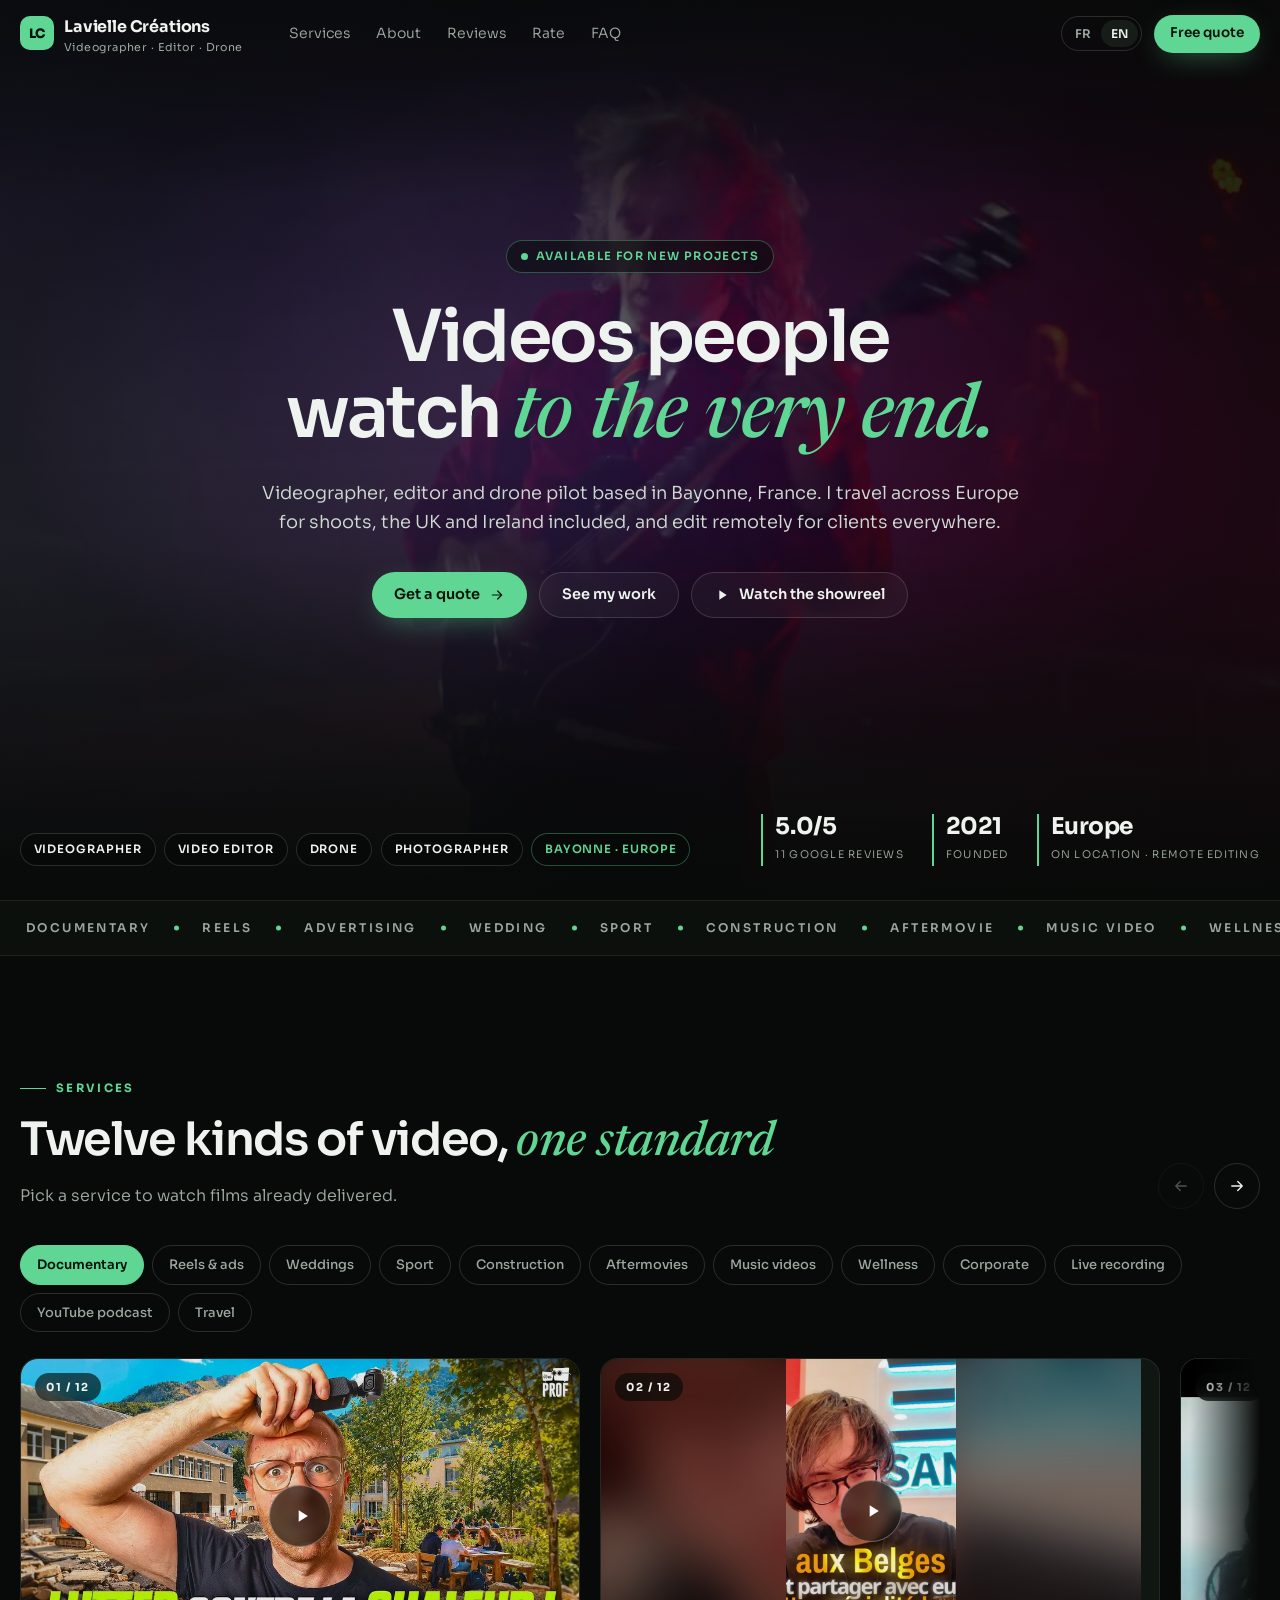
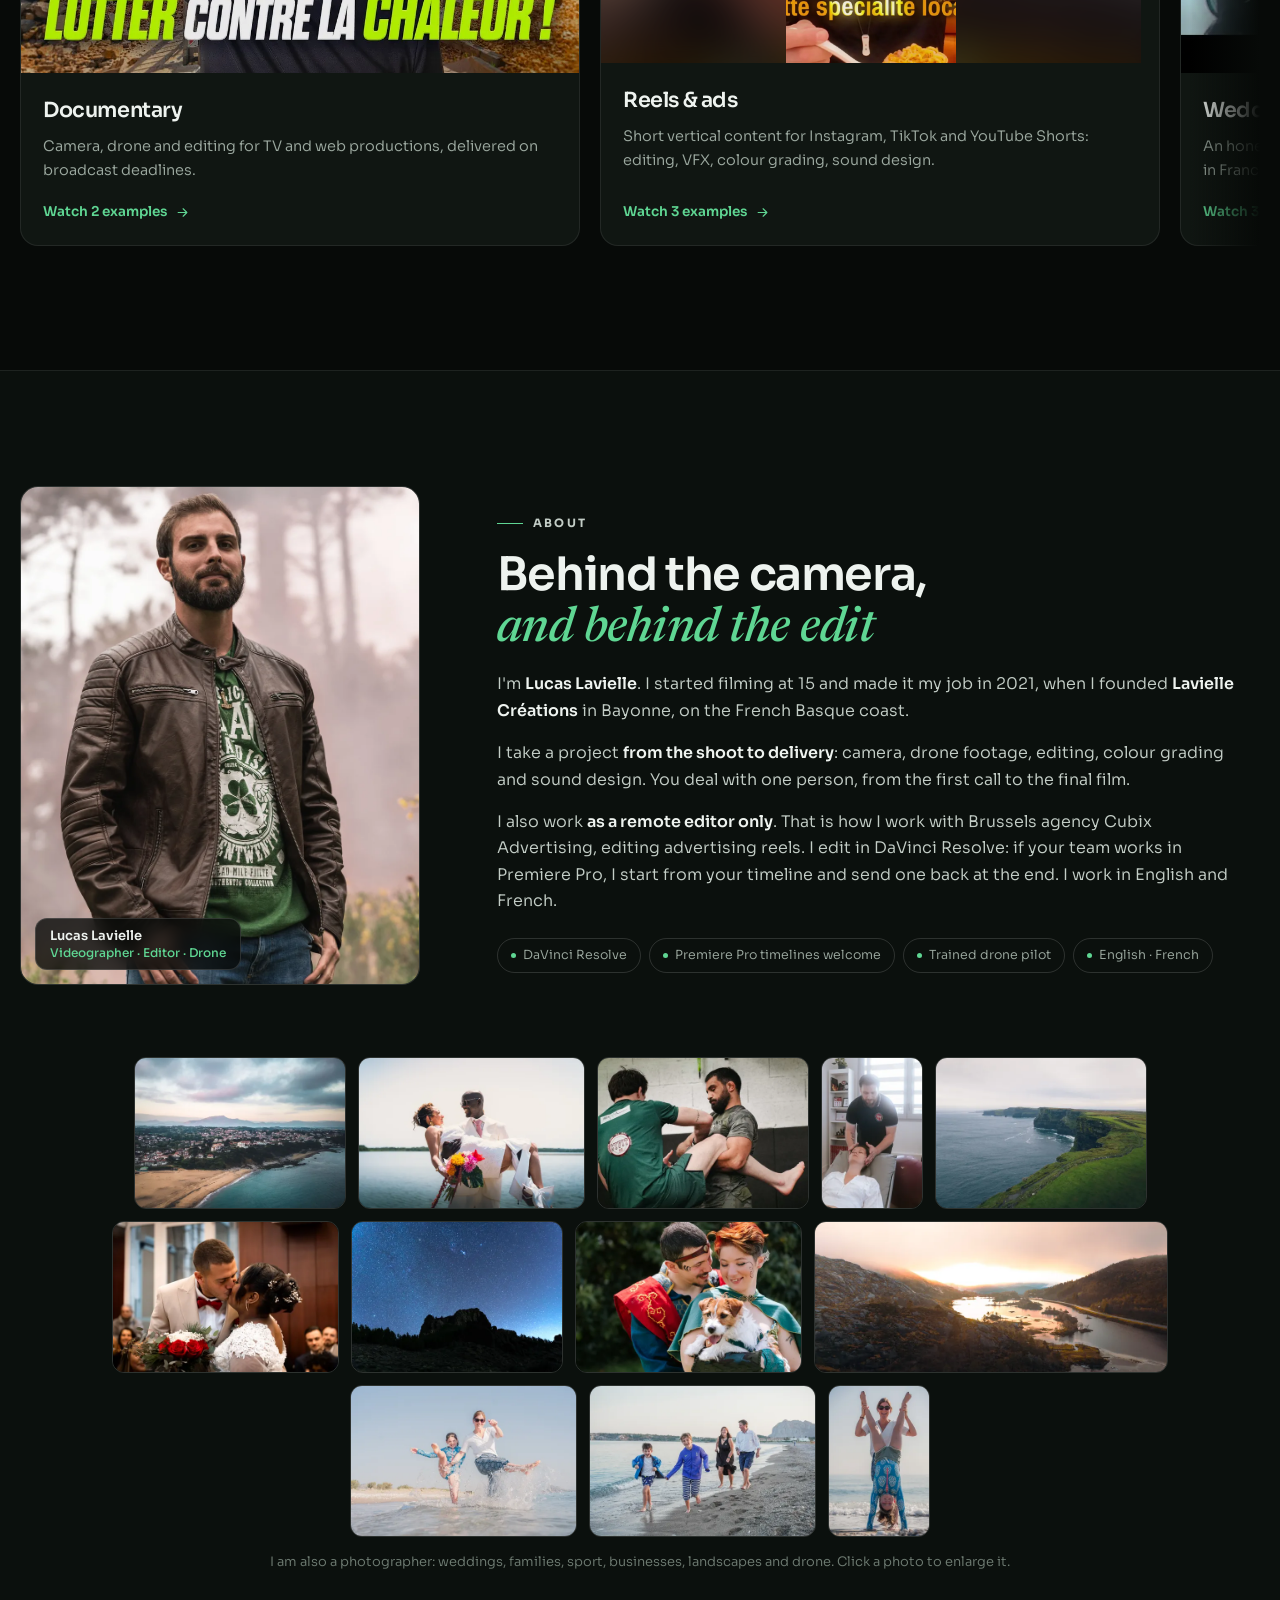
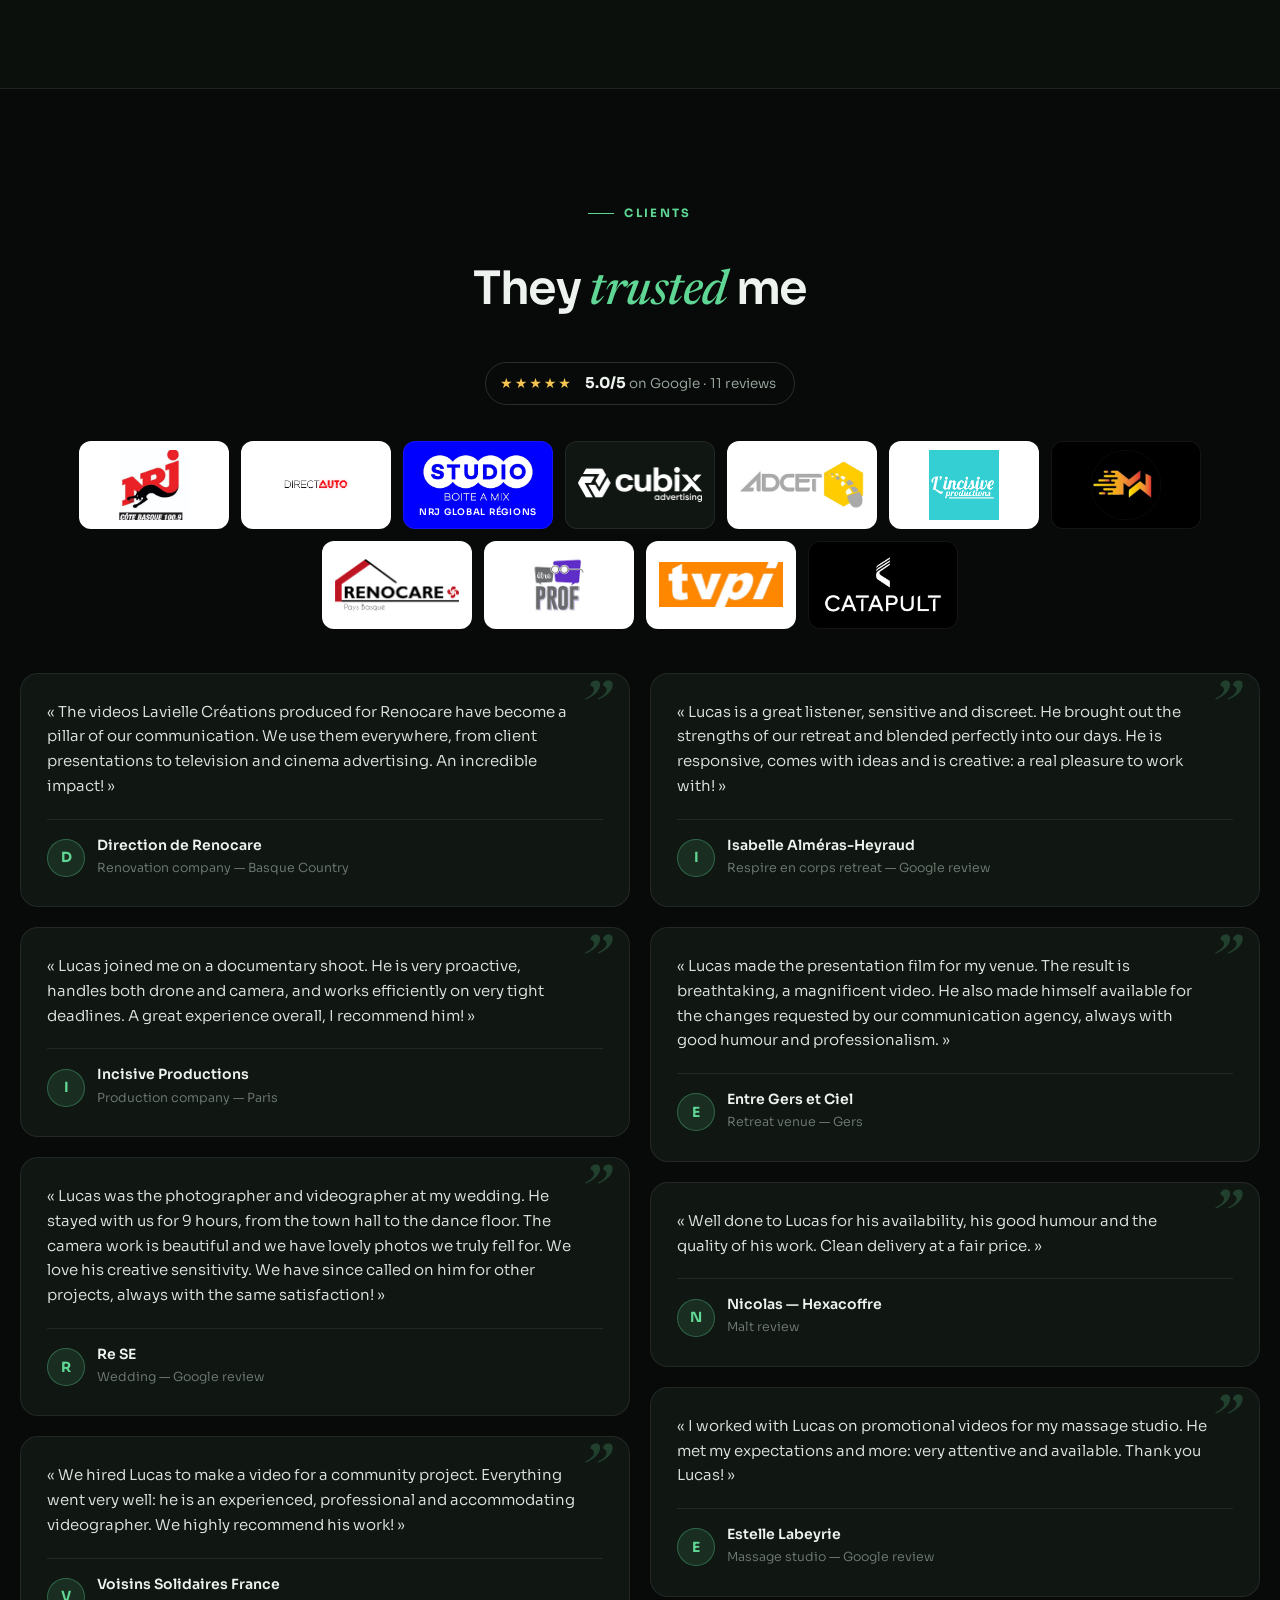
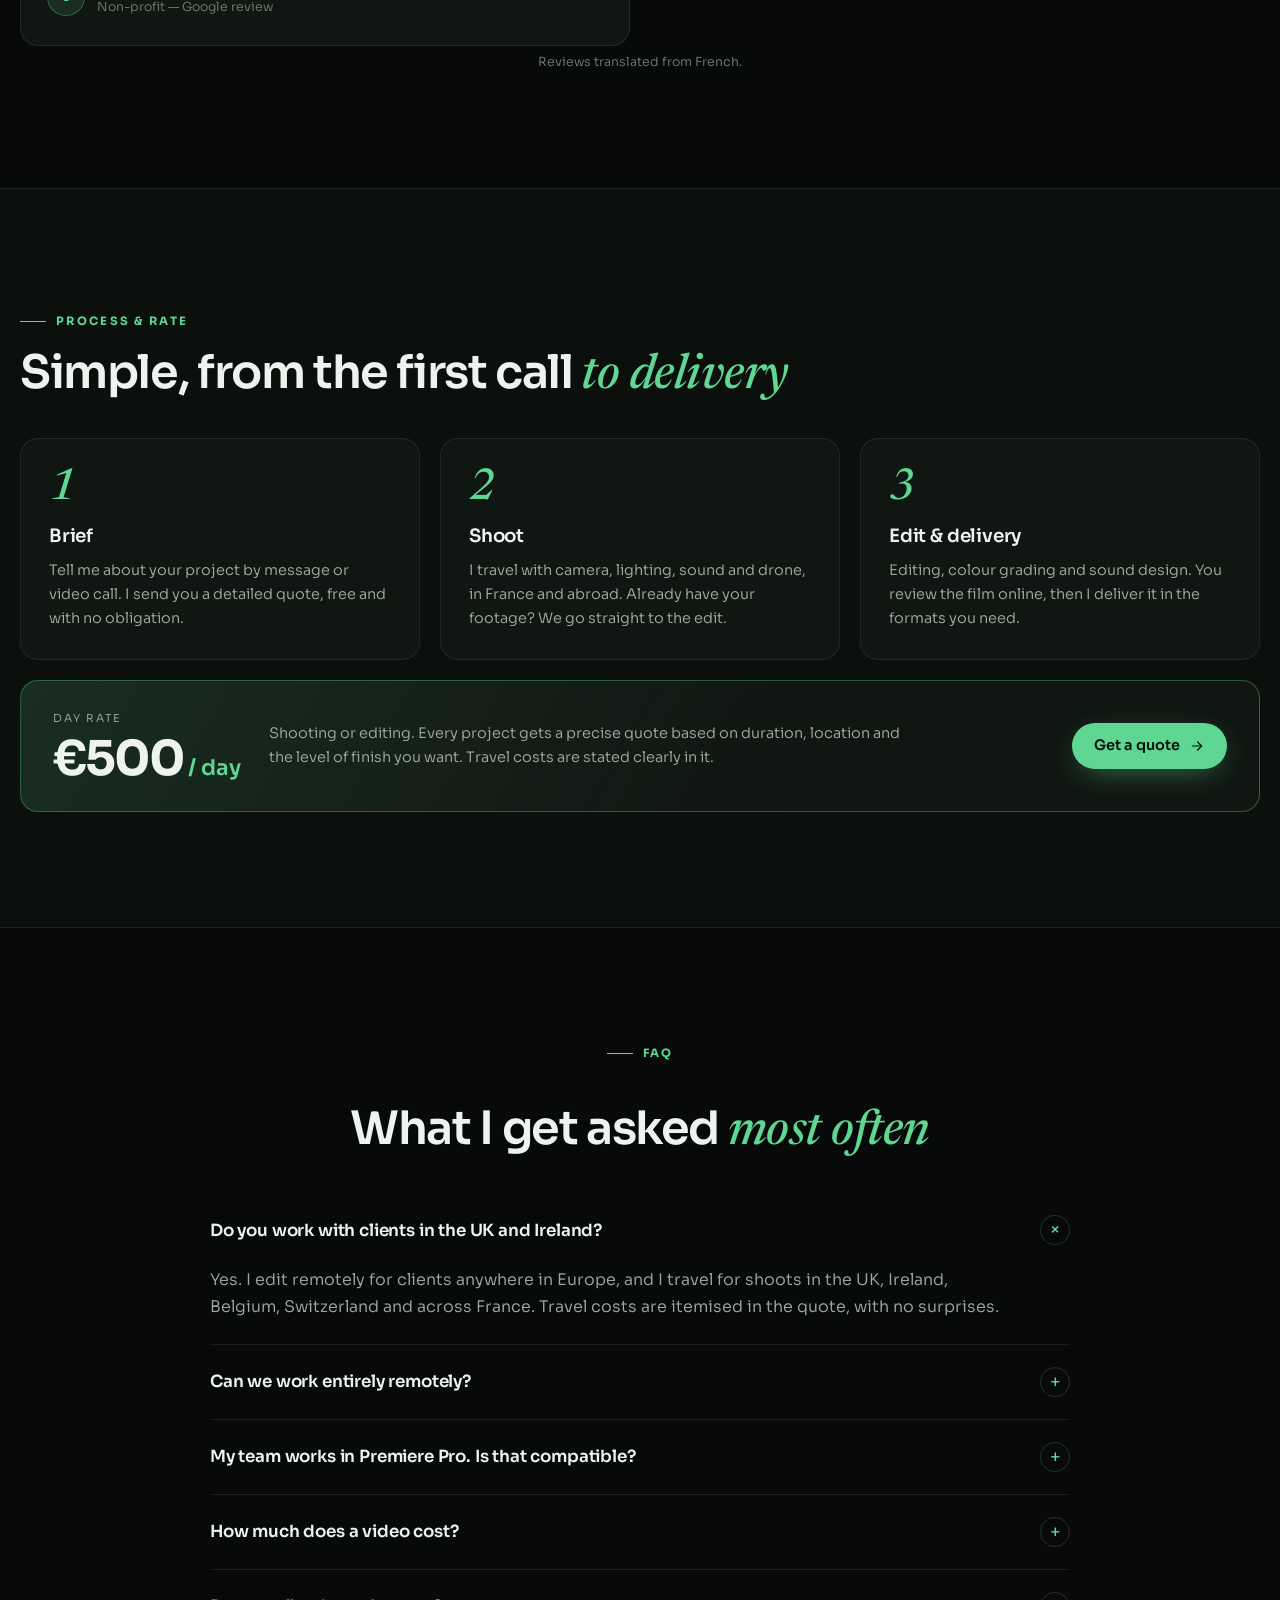
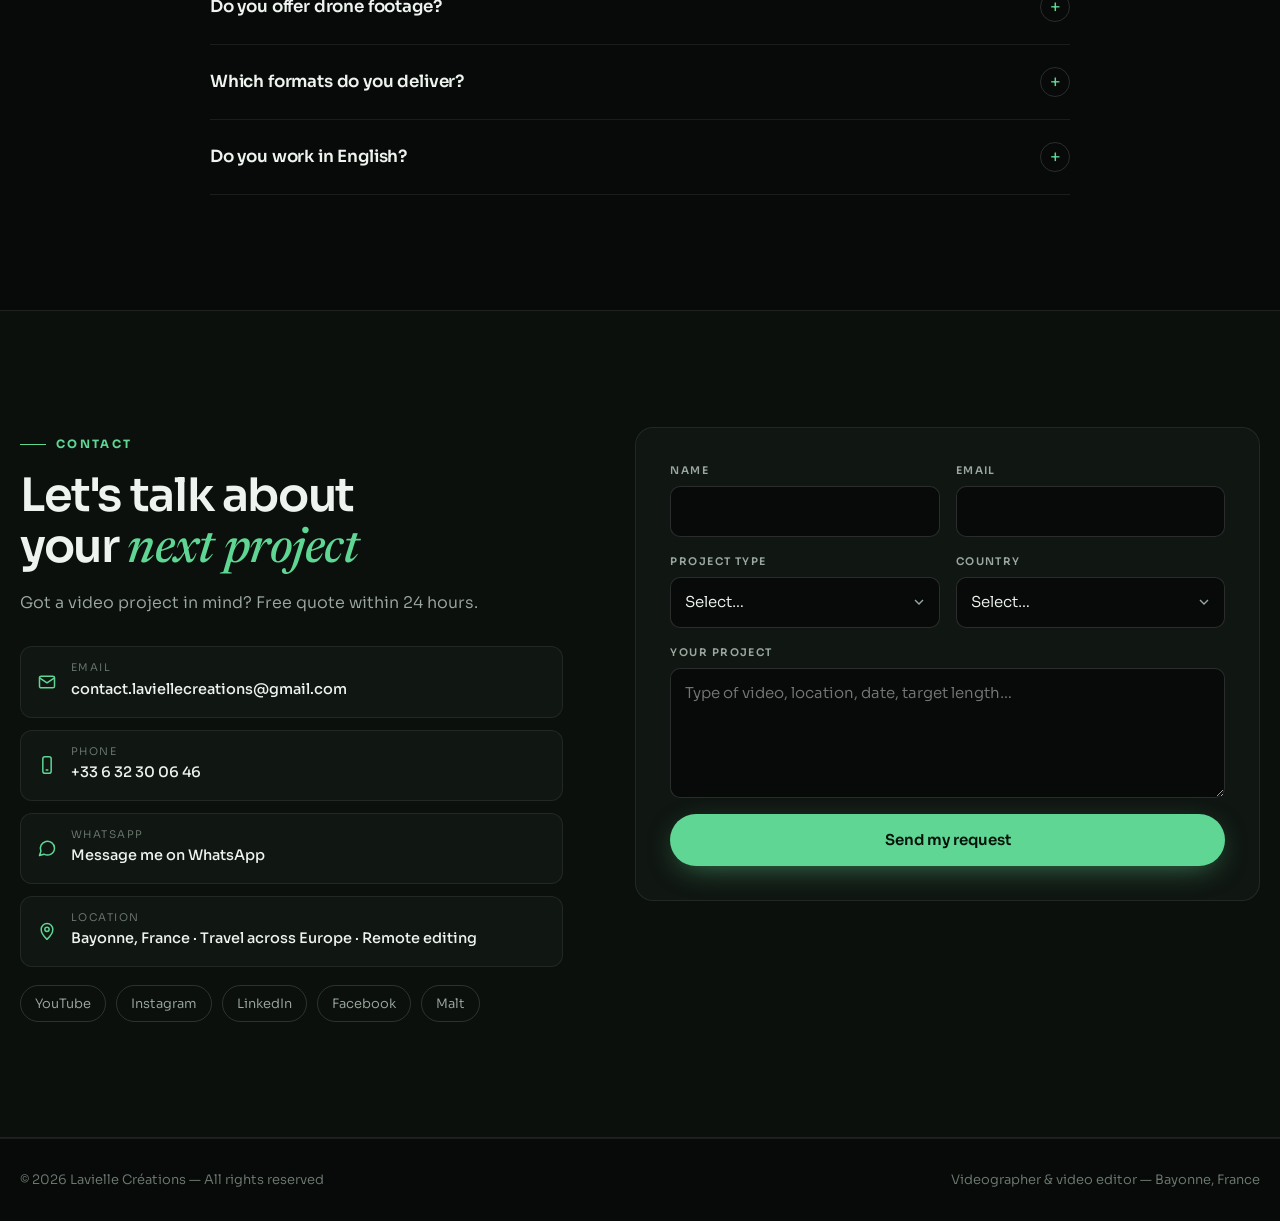
<file: en/index.html>
<!doctype html>
<html lang="en" data-root="../">
<head>
<meta charset="utf-8">
<meta name="viewport" content="width=device-width, initial-scale=1">
<title>Freelance Videographer &amp; Video Editor — UK, Ireland, Europe | Lavielle Créations</title>
<meta name="description" content="Lucas Lavielle, freelance videographer, video editor and drone pilot. Remote video editing for UK and Irish clients, shoots across France, Belgium and Switzerland. Corporate, reels, weddings, documentary. Free quote.">
<link rel="canonical" href="https://www.lavielle-creations.com/en/">
<link rel="alternate" hreflang="fr" href="https://www.lavielle-creations.com/">
<link rel="alternate" hreflang="en" href="https://www.lavielle-creations.com/en/">
<link rel="alternate" hreflang="x-default" href="https://www.lavielle-creations.com/">
<meta name="theme-color" content="#070a08">
<meta property="og:type" content="website">
<meta property="og:site_name" content="Lavielle Créations">
<meta property="og:locale" content="en_GB">
<meta property="og:title" content="Lavielle Créations — Freelance videographer &amp; video editor">
<meta property="og:description" content="Lucas Lavielle, freelance videographer, video editor and drone pilot. Remote video editing for UK and Irish clients, shoots across France, Belgium and Switzerland. Corporate, reels, weddings, documentary. Free quote.">
<meta property="og:url" content="https://www.lavielle-creations.com/en/">
<meta property="og:image" content="https://www.lavielle-creations.com/assets/img/og-lucas.jpg">
<meta name="twitter:card" content="summary_large_image">
<link rel="icon" href="../assets/img/favicon.svg" type="image/svg+xml">
<link rel="preload" href="../assets/fonts/Sora-latin.woff2" as="font" type="font/woff2" crossorigin>
<link rel="stylesheet" href="../assets/fonts/fonts.css">
<link rel="stylesheet" href="../assets/css/style.css">
<script type="application/ld+json">[{"@context": "https://schema.org", "@type": "ProfessionalService", "@id": "https://www.lavielle-creations.com/#business", "name": "Lavielle Créations", "description": "Freelance videographer, video editor, photographer and drone pilot based in Bayonne, France. Shoots in France, Belgium and Switzerland, remote video editing for clients in the UK, Ireland and Europe.", "url": "https://www.lavielle-creations.com/en/", "image": "https://www.lavielle-creations.com/assets/img/og-lucas.jpg", "telephone": "+33632300646", "priceRange": "€€", "founder": {"@type": "Person", "name": "Lucas Lavielle", "jobTitle": "Videographer, video editor and drone pilot"}, "address": {"@type": "PostalAddress", "addressLocality": "Bayonne", "postalCode": "64100", "addressRegion": "Nouvelle-Aquitaine", "addressCountry": "FR"}, "areaServed": [{"@type": "Country", "name": "France"}, {"@type": "Country", "name": "Belgium"}, {"@type": "Country", "name": "Switzerland"}, {"@type": "Country", "name": "Ireland"}, {"@type": "Country", "name": "United Kingdom"}], "knowsLanguage": ["fr", "en"], "sameAs": ["https://youtube.com/@lucaslvle-laviellecreations", "https://instagram.com/lucas_lvle/", "https://linkedin.com/in/lucas-lavielle777/", "https://facebook.com/LucasLavielle", "https://www.malt.fr/profile/lucaslavielle"], "hasOfferCatalog": {"@type": "OfferCatalog", "name": "Services", "itemListElement": [{"@type": "Offer", "itemOffered": {"@type": "Service", "name": "Documentary", "description": "Camera, drone and editing for TV and web productions, delivered on broadcast deadlines."}}, {"@type": "Offer", "itemOffered": {"@type": "Service", "name": "Reels & ads", "description": "Short vertical content for Instagram, TikTok and YouTube Shorts: editing, VFX, colour grading, sound design."}}, {"@type": "Offer", "itemOffered": {"@type": "Service", "name": "Weddings", "description": "An honest, unobtrusive wedding film, from the ceremony to the party, in France or abroad."}}, {"@type": "Offer", "itemOffered": {"@type": "Service", "name": "Sport", "description": "Training camps, competitions and athlete portraits, filmed right where the effort happens."}}, {"@type": "Offer", "itemOffered": {"@type": "Service", "name": "Construction", "description": "Building sites, renovation and solar: films that show the craft, all the way to TV commercials."}}, {"@type": "Offer", "itemOffered": {"@type": "Service", "name": "Aftermovies", "description": "Concerts, festivals and parties: the energy of the event in a few minutes."}}, {"@type": "Offer", "itemOffered": {"@type": "Service", "name": "Music videos", "description": "Music videos shot and cut to the beat of the track, from the idea to release."}}, {"@type": "Offer", "itemOffered": {"@type": "Service", "name": "Wellness", "description": "Massage, rituals and spas: soft, polished images that make people want to book."}}, {"@type": "Offer", "itemOffered": {"@type": "Service", "name": "Corporate", "description": "Company films, non-profits and conferences: your message, clear and well shot."}}, {"@type": "Offer", "itemOffered": {"@type": "Service", "name": "Live recording", "description": "Shows, galas and ceremonies filmed with several cameras, edited and ready to share."}}, {"@type": "Offer", "itemOffered": {"@type": "Service", "name": "YouTube podcast", "description": "Podcasts and interviews filmed with several cameras, with clean sound and an edit ready for YouTube."}}, {"@type": "Offer", "itemOffered": {"@type": "Service", "name": "Travel", "description": "Destination films for tourism: landscapes, drone and atmosphere, from Ireland to the Moroccan desert."}}]}, "email": "contact.laviellecreations@gmail.com"}, {"@context": "https://schema.org", "@type": "FAQPage", "mainEntity": [{"@type": "Question", "name": "Do you work with clients in the UK and Ireland?", "acceptedAnswer": {"@type": "Answer", "text": "Yes. I edit remotely for clients anywhere in Europe, and I travel for shoots in the UK, Ireland, Belgium, Switzerland and across France. Travel costs are itemised in the quote, with no surprises."}}, {"@type": "Question", "name": "Can we work entirely remotely?", "acceptedAnswer": {"@type": "Answer", "text": "Yes. You send me your footage through a transfer link, I handle the editing, colour grading and sound design, and you review each version online. This is how I work with agencies and brands in France and Belgium."}}, {"@type": "Question", "name": "My team works in Premiere Pro. Is that compatible?", "acceptedAnswer": {"@type": "Answer", "text": "Yes. I edit in DaVinci Resolve, but I can start from your Premiere Pro timeline and send a Premiere timeline back at the end. You keep control of the project in your own software."}}, {"@type": "Question", "name": "How much does a video cost?", "acceptedAnswer": {"@type": "Answer", "text": "My base rate is €500 per day, for shooting or editing. The final price depends on the number of days, the location and the level of finish. You receive a free, detailed quote before committing to anything."}}, {"@type": "Question", "name": "Do you offer drone footage?", "acceptedAnswer": {"@type": "Answer", "text": "Yes. I am a trained drone pilot (Drone Up Academy) and I fly in line with current regulations. Drone footage can be added to any service."}}, {"@type": "Question", "name": "Which formats do you deliver?", "acceptedAnswer": {"@type": "Answer", "text": "The formats that suit where the film will be shown: horizontal for web and TV, vertical for Instagram, TikTok and YouTube Shorts, square if needed. We agree on formats when preparing the quote."}}, {"@type": "Question", "name": "Do you work in English?", "acceptedAnswer": {"@type": "Answer", "text": "Yes. The whole project can run in English, from our first exchanges to the shoot and the subtitles."}}]}]</script>
</head>
<body>

<header class="nav">
  <div class="wrap">
    <a class="brand" href="#top" aria-label="Lavielle Créations"><span class="brand-mark">LC</span><span>Lavielle Créations<small>Videographer · Editor · Drone</small></span></a>
    <nav class="nav-links" id="menu" aria-label="Menu"><a href="#prestations">Services</a><a href="#a-propos">About</a><a href="#avis">Reviews</a><a href="#methode">Rate</a><a href="#faq">FAQ</a></nav>
    <div class="nav-right">
      <div class="lang"><a href="../" hreflang="fr">FR</a><a href="./" hreflang="en" aria-current="true">EN</a></div>
      <a class="btn btn-primary btn-s" href="#contact">Free quote</a>
      <button class="burger" type="button" aria-controls="menu" aria-expanded="false" aria-label="Menu"><span></span></button>
    </div>
  </div>
</header>

<main id="top">
<section class="hero">
  <div class="hero-media"><video autoplay muted loop playsinline preload="metadata" poster="../assets/img/hero-poster.jpg" aria-hidden="true"><source src="../assets/video/hero.mp4" type="video/mp4"></video></div>
  <div class="wrap">
    <p class="avail"><i></i>Available for new projects</p>
    <h1>Videos people watch <em class="a">to the very end.</em></h1>
    <p class="hero-sub">Videographer, editor and drone pilot based in Bayonne, France. I travel across Europe for shoots, the UK and Ireland included, and edit remotely for clients everywhere.</p>
    <div class="hero-cta">
      <a class="btn btn-primary" href="#contact">Get a quote <svg viewBox="0 0 24 24" fill="none" stroke="currentColor" stroke-width="1.8" stroke-linecap="round" stroke-linejoin="round"><path d="M5 12h14M13 6l6 6-6 6"/></svg></a>
      <a class="btn btn-ghost" href="#prestations">See my work</a>
      <button class="btn btn-ghost" type="button" data-showreel><svg viewBox="0 0 24 24" fill="currentColor"><path d="M8 5v14l11-7z"/></svg> Watch the showreel</button>
    </div>
  </div>
  <div class="hero-foot"><div class="wrap">
    <ul class="chips"><li class="chip">Videographer</li><li class="chip">Video editor</li><li class="chip">Drone</li><li class="chip">Photographer</li><li class="chip loc">Bayonne · Europe</li></ul>
    <div class="stats"><div class="stat"><b>5.0/5</b><span>11 Google reviews</span></div><div class="stat"><b>2021</b><span>Founded</span></div><div class="stat"><b>Europe</b><span>On location · Remote editing</span></div></div>
  </div></div>
</section>

<div class="marquee" aria-hidden="true"><div class="marquee-track"><span>Documentary</span><span>Reels</span><span>Advertising</span><span>Wedding</span><span>Sport</span><span>Construction</span><span>Aftermovie</span><span>Music video</span><span>Wellness</span><span>Corporate</span><span>Live recording</span><span>Podcast</span><span>Travel</span><span>Drone</span><span>Colour grading</span><span>Documentary</span><span>Reels</span><span>Advertising</span><span>Wedding</span><span>Sport</span><span>Construction</span><span>Aftermovie</span><span>Music video</span><span>Wellness</span><span>Corporate</span><span>Live recording</span><span>Podcast</span><span>Travel</span><span>Drone</span><span>Colour grading</span></div></div>

<section id="prestations">
  <div class="wrap">
    <div class="head">
      <div><p class="eyebrow">Services</p><h2>Twelve kinds of video, <em class="a">one standard</em></h2><p class="lead">Pick a service to watch films already delivered.</p></div>
      <div class="car-nav"><button class="arrow" type="button" data-car="prev" aria-label="Previous service"><svg viewBox="0 0 24 24" fill="none" stroke="currentColor" stroke-width="1.8" stroke-linecap="round" stroke-linejoin="round"><path d="M19 12H5M11 6l-6 6 6 6"/></svg></button><button class="arrow" type="button" data-car="next" aria-label="Next service"><svg viewBox="0 0 24 24" fill="none" stroke="currentColor" stroke-width="1.8" stroke-linecap="round" stroke-linejoin="round"><path d="M5 12h14M13 6l6 6-6 6"/></svg></button></div>
    </div>
    <div class="tabs"><button class="tab on" type="button">Documentary</button><button class="tab" type="button">Reels &amp; ads</button><button class="tab" type="button">Weddings</button><button class="tab" type="button">Sport</button><button class="tab" type="button">Construction</button><button class="tab" type="button">Aftermovies</button><button class="tab" type="button">Music videos</button><button class="tab" type="button">Wellness</button><button class="tab" type="button">Corporate</button><button class="tab" type="button">Live recording</button><button class="tab" type="button">YouTube podcast</button><button class="tab" type="button">Travel</button></div>
    <div class="car"><div class="car-track">
      <button class="card" type="button" aria-label="Documentary — Watch 2 examples">
        <div class="card-media"><img src="../assets/img/yt/IiLLBtGc7aU.webp" alt="Documentary — ÊtreProf — Heatwave at school" width="960" height="540"><span class="card-num">01 / 12</span><span class="play"><svg viewBox="0 0 24 24"><path d="M8 5v14l11-7z"/></svg></span></div>
        <div class="card-body"><h3>Documentary</h3><p>Camera, drone and editing for TV and web productions, delivered on broadcast deadlines.</p><span class="card-more">Watch 2 examples <svg viewBox="0 0 24 24" fill="none" stroke="currentColor" stroke-width="1.8" stroke-linecap="round" stroke-linejoin="round"><path d="M5 12h14M13 6l6 6-6 6"/></svg></span></div>
      </button><button class="card" type="button" aria-label="Reels &amp; ads — Watch 3 examples">
        <div class="card-media v"><span class="blur" style="background-image:url(../assets/img/yt/IAWtHu4Qjdk_v.webp)"></span><img src="../assets/img/yt/IAWtHu4Qjdk_v.webp" alt="Reels &amp; ads — Sanku — Brussels" width="960" height="540"><span class="card-num">02 / 12</span><span class="play"><svg viewBox="0 0 24 24"><path d="M8 5v14l11-7z"/></svg></span></div>
        <div class="card-body"><h3>Reels &amp; ads</h3><p>Short vertical content for Instagram, TikTok and YouTube Shorts: editing, VFX, colour grading, sound design.</p><span class="card-more">Watch 3 examples <svg viewBox="0 0 24 24" fill="none" stroke="currentColor" stroke-width="1.8" stroke-linecap="round" stroke-linejoin="round"><path d="M5 12h14M13 6l6 6-6 6"/></svg></span></div>
      </button><button class="card" type="button" aria-label="Weddings — Watch 3 examples">
        <div class="card-media"><img src="../assets/img/yt/fgQFr3f3DG8.webp" alt="Weddings — Rizlaine &amp; Fabrice" width="960" height="540"><span class="card-num">03 / 12</span><span class="play"><svg viewBox="0 0 24 24"><path d="M8 5v14l11-7z"/></svg></span></div>
        <div class="card-body"><h3>Weddings</h3><p>An honest, unobtrusive wedding film, from the ceremony to the party, in France or abroad.</p><span class="card-more">Watch 3 examples <svg viewBox="0 0 24 24" fill="none" stroke="currentColor" stroke-width="1.8" stroke-linecap="round" stroke-linejoin="round"><path d="M5 12h14M13 6l6 6-6 6"/></svg></span></div>
      </button><button class="card" type="button" aria-label="Sport — Watch 1 example">
        <div class="card-media"><img src="../assets/img/yt/iXJTYCub58c.webp" alt="Sport — Benoît Saint-Denis — UFC 315 fight camp" width="960" height="540"><span class="card-num">04 / 12</span><span class="play"><svg viewBox="0 0 24 24"><path d="M8 5v14l11-7z"/></svg></span></div>
        <div class="card-body"><h3>Sport</h3><p>Training camps, competitions and athlete portraits, filmed right where the effort happens.</p><span class="card-more">Watch 1 example <svg viewBox="0 0 24 24" fill="none" stroke="currentColor" stroke-width="1.8" stroke-linecap="round" stroke-linejoin="round"><path d="M5 12h14M13 6l6 6-6 6"/></svg></span></div>
      </button><button class="card" type="button" aria-label="Construction — Watch 3 examples">
        <div class="card-media"><img src="../assets/img/yt/kmEgmRh9gn8.webp" alt="Construction — Renocare — TV commercial aired on TVPI" width="960" height="540"><span class="card-num">05 / 12</span><span class="play"><svg viewBox="0 0 24 24"><path d="M8 5v14l11-7z"/></svg></span></div>
        <div class="card-body"><h3>Construction</h3><p>Building sites, renovation and solar: films that show the craft, all the way to TV commercials.</p><span class="card-more">Watch 3 examples <svg viewBox="0 0 24 24" fill="none" stroke="currentColor" stroke-width="1.8" stroke-linecap="round" stroke-linejoin="round"><path d="M5 12h14M13 6l6 6-6 6"/></svg></span></div>
      </button><button class="card" type="button" aria-label="Aftermovies — Watch 3 examples">
        <div class="card-media"><img src="../assets/img/yt/gBNsC4cfLQ8.webp" alt="Aftermovies — Deluxe — Nocturnes d&#x27;Anglet" width="960" height="540"><span class="card-num">06 / 12</span><span class="play"><svg viewBox="0 0 24 24"><path d="M8 5v14l11-7z"/></svg></span></div>
        <div class="card-body"><h3>Aftermovies</h3><p>Concerts, festivals and parties: the energy of the event in a few minutes.</p><span class="card-more">Watch 3 examples <svg viewBox="0 0 24 24" fill="none" stroke="currentColor" stroke-width="1.8" stroke-linecap="round" stroke-linejoin="round"><path d="M5 12h14M13 6l6 6-6 6"/></svg></span></div>
      </button><button class="card" type="button" aria-label="Music videos — Watch 2 examples">
        <div class="card-media"><img src="../assets/img/yt/pNeLNSUlUZ4.webp" alt="Music videos — Yove — Carpe Diem (official video)" width="960" height="540"><span class="card-num">07 / 12</span><span class="play"><svg viewBox="0 0 24 24"><path d="M8 5v14l11-7z"/></svg></span></div>
        <div class="card-body"><h3>Music videos</h3><p>Music videos shot and cut to the beat of the track, from the idea to release.</p><span class="card-more">Watch 2 examples <svg viewBox="0 0 24 24" fill="none" stroke="currentColor" stroke-width="1.8" stroke-linecap="round" stroke-linejoin="round"><path d="M5 12h14M13 6l6 6-6 6"/></svg></span></div>
      </button><button class="card" type="button" aria-label="Wellness — Watch 3 examples">
        <div class="card-media"><img src="../assets/img/yt/bt_tE3ZIanQ.webp" alt="Wellness — EMAF — Wellness massage in Hossegor" width="960" height="540"><span class="card-num">08 / 12</span><span class="play"><svg viewBox="0 0 24 24"><path d="M8 5v14l11-7z"/></svg></span></div>
        <div class="card-body"><h3>Wellness</h3><p>Massage, rituals and spas: soft, polished images that make people want to book.</p><span class="card-more">Watch 3 examples <svg viewBox="0 0 24 24" fill="none" stroke="currentColor" stroke-width="1.8" stroke-linecap="round" stroke-linejoin="round"><path d="M5 12h14M13 6l6 6-6 6"/></svg></span></div>
      </button><button class="card" type="button" aria-label="Corporate — Watch 3 examples">
        <div class="card-media"><img src="../assets/img/yt/PnNO2nT-nXQ.webp" alt="Corporate — Voisins Solidaires — Anglet" width="960" height="540"><span class="card-num">09 / 12</span><span class="play"><svg viewBox="0 0 24 24"><path d="M8 5v14l11-7z"/></svg></span></div>
        <div class="card-body"><h3>Corporate</h3><p>Company films, non-profits and conferences: your message, clear and well shot.</p><span class="card-more">Watch 3 examples <svg viewBox="0 0 24 24" fill="none" stroke="currentColor" stroke-width="1.8" stroke-linecap="round" stroke-linejoin="round"><path d="M5 12h14M13 6l6 6-6 6"/></svg></span></div>
      </button><button class="card" type="button" aria-label="Live recording — Watch 2 examples">
        <div class="card-media"><img src="../assets/img/yt/pCkKE7ofYvc.webp" alt="Live recording — L&#x27;Or Danse 2026" width="960" height="540"><span class="card-num">10 / 12</span><span class="play"><svg viewBox="0 0 24 24"><path d="M8 5v14l11-7z"/></svg></span></div>
        <div class="card-body"><h3>Live recording</h3><p>Shows, galas and ceremonies filmed with several cameras, edited and ready to share.</p><span class="card-more">Watch 2 examples <svg viewBox="0 0 24 24" fill="none" stroke="currentColor" stroke-width="1.8" stroke-linecap="round" stroke-linejoin="round"><path d="M5 12h14M13 6l6 6-6 6"/></svg></span></div>
      </button><button class="card" type="button" aria-label="YouTube podcast — Watch 2 examples">
        <div class="card-media"><img src="../assets/img/yt/fcJmn0Q9buA.webp" alt="YouTube podcast — #Résilience ep. 2 — with Lionel Dasylva" width="960" height="540"><span class="card-num">11 / 12</span><span class="play"><svg viewBox="0 0 24 24"><path d="M8 5v14l11-7z"/></svg></span></div>
        <div class="card-body"><h3>YouTube podcast</h3><p>Podcasts and interviews filmed with several cameras, with clean sound and an edit ready for YouTube.</p><span class="card-more">Watch 2 examples <svg viewBox="0 0 24 24" fill="none" stroke="currentColor" stroke-width="1.8" stroke-linecap="round" stroke-linejoin="round"><path d="M5 12h14M13 6l6 6-6 6"/></svg></span></div>
      </button><button class="card" type="button" aria-label="Travel — Watch 4 examples">
        <div class="card-media"><img src="../assets/img/yt/z3UUesg_ypg.webp" alt="Travel — Ireland — Nature" width="960" height="540"><span class="card-num">12 / 12</span><span class="play"><svg viewBox="0 0 24 24"><path d="M8 5v14l11-7z"/></svg></span></div>
        <div class="card-body"><h3>Travel</h3><p>Destination films for tourism: landscapes, drone and atmosphere, from Ireland to the Moroccan desert.</p><span class="card-more">Watch 4 examples <svg viewBox="0 0 24 24" fill="none" stroke="currentColor" stroke-width="1.8" stroke-linecap="round" stroke-linejoin="round"><path d="M5 12h14M13 6l6 6-6 6"/></svg></span></div>
      </button>
    </div></div>
  </div>
</section>

<section id="a-propos" class="alt">
  <div class="wrap">
    <div class="about">
      <figure class="portrait rv"><img src="../assets/img/lucas-lavielle-videaste.webp" alt="Lucas Lavielle, Videographer, video editor and drone pilot" width="900" height="1125" loading="lazy"><figcaption>Lucas Lavielle<span>Videographer · Editor · Drone</span></figcaption></figure>
      <div class="about-text rv">
        <p class="eyebrow">About</p>
        <h2>Behind the camera, <em class="a">and behind the edit</em></h2>
        <p>I'm <strong>Lucas Lavielle</strong>. I started filming at 15 and made it my job in 2021, when I founded <strong>Lavielle Créations</strong> in Bayonne, on the French Basque coast.</p><p>I take a project <strong>from the shoot to delivery</strong>: camera, drone footage, editing, colour grading and sound design. You deal with one person, from the first call to the final film.</p><p>I also work <strong>as a remote editor only</strong>. That is how I work with Brussels agency Cubix Advertising, editing advertising reels. I edit in DaVinci Resolve: if your team works in Premiere Pro, I start from your timeline and send one back at the end. I work in English and French.</p>
        <ul class="tools"><li class="tool">DaVinci Resolve</li><li class="tool">Premiere Pro timelines welcome</li><li class="tool">Trained drone pilot</li><li class="tool">English · French</li></ul>
      </div>
    </div>
    <div class="gallery rv"><button type="button" data-full="../assets/img/photo-bidart-drone.webp" data-cap="The Basque coast in Bidart, from the drone" aria-label="Enlarge photo : The Basque coast in Bidart, from the drone"><img src="../assets/img/photo-bidart-drone-s.webp" alt="The Basque coast in Bidart, from the drone" width="504" height="360" loading="lazy"></button><button type="button" data-full="../assets/img/photo-mariage-couple.webp" data-cap="Wedding — Dany &amp; Caro at Lac d&#x27;Azur" aria-label="Enlarge photo : Wedding — Dany &amp; Caro at Lac d&#x27;Azur"><img src="../assets/img/photo-mariage-couple-s.webp" alt="Wedding — Dany &amp; Caro at Lac d&#x27;Azur" width="540" height="360" loading="lazy"></button><button type="button" data-full="../assets/img/photo-benoit-saint-denis.webp" data-cap="Benoît Saint-Denis in training" aria-label="Enlarge photo : Benoît Saint-Denis in training"><img src="../assets/img/photo-benoit-saint-denis-s.webp" alt="Benoît Saint-Denis in training" width="504" height="360" loading="lazy"></button><button type="button" data-full="../assets/img/photo-emaf-formation.webp" data-cap="EMAF — massage training" aria-label="Enlarge photo : EMAF — massage training"><img src="../assets/img/photo-emaf-formation-s.webp" alt="EMAF — massage training" width="240" height="360" loading="lazy"></button><button type="button" data-full="../assets/img/photo-moher-irlande.webp" data-cap="Cliffs of Moher, Ireland" aria-label="Enlarge photo : Cliffs of Moher, Ireland"><img src="../assets/img/photo-moher-irlande-s.webp" alt="Cliffs of Moher, Ireland" width="504" height="360" loading="lazy"></button><button type="button" data-full="../assets/img/photo-mariage-baiser.webp" data-cap="Wedding — leaving the town hall" aria-label="Enlarge photo : Wedding — leaving the town hall"><img src="../assets/img/photo-mariage-baiser-s.webp" alt="Wedding — leaving the town hall" width="540" height="360" loading="lazy"></button><button type="button" data-full="../assets/img/photo-teide-nuit.webp" data-cap="Night sky over Mount Teide, Tenerife" aria-label="Enlarge photo : Night sky over Mount Teide, Tenerife"><img src="../assets/img/photo-teide-nuit-s.webp" alt="Night sky over Mount Teide, Tenerife" width="504" height="360" loading="lazy"></button><button type="button" data-full="../assets/img/photo-mariage-medieval.webp" data-cap="Medieval-themed wedding" aria-label="Enlarge photo : Medieval-themed wedding"><img src="../assets/img/photo-mariage-medieval-s.webp" alt="Medieval-themed wedding" width="540" height="360" loading="lazy"></button><button type="button" data-full="../assets/img/photo-norvege.webp" data-cap="Fjord in Norway, from the drone" aria-label="Enlarge photo : Fjord in Norway, from the drone"><img src="../assets/img/photo-norvege-s.webp" alt="Fjord in Norway, from the drone" width="846" height="360" loading="lazy"></button><button type="button" data-full="../assets/img/photo-rhodes-1.webp" data-cap="Family session in Rhodes" aria-label="Enlarge photo : Family session in Rhodes"><img src="../assets/img/photo-rhodes-1-s.webp" alt="Family session in Rhodes" width="540" height="360" loading="lazy"></button><button type="button" data-full="../assets/img/photo-rhodes-2.webp" data-cap="Family session in Rhodes" aria-label="Enlarge photo : Family session in Rhodes"><img src="../assets/img/photo-rhodes-2-s.webp" alt="Family session in Rhodes" width="540" height="360" loading="lazy"></button><button type="button" data-full="../assets/img/photo-rhodes-3.webp" data-cap="Family session in Rhodes" aria-label="Enlarge photo : Family session in Rhodes"><img src="../assets/img/photo-rhodes-3-s.webp" alt="Family session in Rhodes" width="240" height="360" loading="lazy"></button></div>
    <p class="gallery-cap">I am also a photographer: weddings, families, sport, businesses, landscapes and drone. Click a photo to enlarge it.</p>
  </div>
</section>

<section id="avis">
  <div class="wrap">
    <div class="head center">
      <p class="eyebrow">Clients</p>
      <h2>They <em class="a">trusted</em> me</h2>
      <a class="rating" href="https://www.google.com/maps/search/?api=1&amp;query=Lavielle+Cr%C3%A9ations+Bayonne" target="_blank" rel="noopener"><span class="stars" aria-hidden="true">★★★★★</span><span><b>5.0/5</b> on Google · 11 reviews</span></a>
    </div>
    <ul class="clients rv"><li class="client w"><img src="../assets/img/logo-nrj.png" alt="NRJ Côte Basque" loading="lazy"></li><li class="client w"><img src="../assets/img/logo-direct-auto.png" alt="Direct Auto — C8" loading="lazy"></li><li class="client" style="background:#0000fe"><img src="../assets/img/logo-boite-a-mix.png" alt="Studio La Boîte à Mix — NRJ Global Régions" loading="lazy"><small>NRJ Global Régions</small></li><li class="client"><img src="../assets/img/logo-cubix.webp" alt="Cubix Advertising" loading="lazy"></li><li class="client w"><img src="../assets/img/logo-adcet.png" alt="ADCET" loading="lazy"></li><li class="client w"><img src="../assets/img/logo-incisive.png" alt="L&#x27;Incisive Productions" loading="lazy"></li><li class="client" style="background:#000"><img src="../assets/img/logo-marketwebdesign.png" alt="Market Web Design" loading="lazy"></li><li class="client w"><img src="../assets/img/logo-renocare.png" alt="Renocare" loading="lazy"></li><li class="client w"><img src="../assets/img/logo-etreprof.png" alt="ÊtreProf" loading="lazy"></li><li class="client w"><img src="../assets/img/logo-tvpi.png" alt="TVPI" loading="lazy"></li><li class="client" style="background:#000"><img src="../assets/img/logo-catapult.png" alt="Catapult" loading="lazy"></li></ul>
    <div class="quotes"><figure class="quote rv"><blockquote>« The videos Lavielle Créations produced for Renocare have become a pillar of our communication. We use them everywhere, from client presentations to television and cinema advertising. An incredible impact! »</blockquote>
        <footer><span class="avatar" aria-hidden="true">D</span><div><cite>Direction de Renocare</cite><small>Renovation company — Basque Country</small></div></footer></figure><figure class="quote rv"><blockquote>« Lucas joined me on a documentary shoot. He is very proactive, handles both drone and camera, and works efficiently on very tight deadlines. A great experience overall, I recommend him! »</blockquote>
        <footer><span class="avatar" aria-hidden="true">I</span><div><cite>Incisive Productions</cite><small>Production company — Paris</small></div></footer></figure><figure class="quote rv"><blockquote>« Lucas was the photographer and videographer at my wedding. He stayed with us for 9 hours, from the town hall to the dance floor. The camera work is beautiful and we have lovely photos we truly fell for. We love his creative sensitivity. We have since called on him for other projects, always with the same satisfaction! »</blockquote>
        <footer><span class="avatar" aria-hidden="true">R</span><div><cite>Re SE</cite><small>Wedding — Google review</small></div></footer></figure><figure class="quote rv"><blockquote>« We hired Lucas to make a video for a community project. Everything went very well: he is an experienced, professional and accommodating videographer. We highly recommend his work! »</blockquote>
        <footer><span class="avatar" aria-hidden="true">V</span><div><cite>Voisins Solidaires France</cite><small>Non-profit — Google review</small></div></footer></figure><figure class="quote rv"><blockquote>« Lucas is a great listener, sensitive and discreet. He brought out the strengths of our retreat and blended perfectly into our days. He is responsive, comes with ideas and is creative: a real pleasure to work with! »</blockquote>
        <footer><span class="avatar" aria-hidden="true">I</span><div><cite>Isabelle Alméras-Heyraud</cite><small>Respire en corps retreat — Google review</small></div></footer></figure><figure class="quote rv"><blockquote>« Lucas made the presentation film for my venue. The result is breathtaking, a magnificent video. He also made himself available for the changes requested by our communication agency, always with good humour and professionalism. »</blockquote>
        <footer><span class="avatar" aria-hidden="true">E</span><div><cite>Entre Gers et Ciel</cite><small>Retreat venue — Gers</small></div></footer></figure><figure class="quote rv"><blockquote>« Well done to Lucas for his availability, his good humour and the quality of his work. Clean delivery at a fair price. »</blockquote>
        <footer><span class="avatar" aria-hidden="true">N</span><div><cite>Nicolas — Hexacoffre</cite><small>Malt review</small></div></footer></figure><figure class="quote rv"><blockquote>« I worked with Lucas on promotional videos for my massage studio. He met my expectations and more: very attentive and available. Thank you Lucas! »</blockquote>
        <footer><span class="avatar" aria-hidden="true">E</span><div><cite>Estelle Labeyrie</cite><small>Massage studio — Google review</small></div></footer></figure></div>
    <p class="note">Reviews translated from French.</p>
  </div>
</section>

<section id="methode" class="alt">
  <div class="wrap">
    <div class="head"><div><p class="eyebrow">Process &amp; rate</p><h2>Simple, from the first call <em class="a">to delivery</em></h2></div></div>
    <ol class="steps"><li class="step rv"><i>1</i><h3>Brief</h3><p>Tell me about your project by message or video call. I send you a detailed quote, free and with no obligation.</p></li><li class="step rv"><i>2</i><h3>Shoot</h3><p>I travel with camera, lighting, sound and drone, in France and abroad. Already have your footage? We go straight to the edit.</p></li><li class="step rv"><i>3</i><h3>Edit &amp; delivery</h3><p>Editing, colour grading and sound design. You review the film online, then I deliver it in the formats you need.</p></li></ol>
    <div class="price rv">
      <div><p class="price-l">Day rate</p><p class="price-n">€500<span>/ day</span></p></div>
      <p>Shooting or editing. Every project gets a precise quote based on duration, location and the level of finish you want. Travel costs are stated clearly in it.</p>
      <a class="btn btn-primary" href="#contact">Get a quote <svg viewBox="0 0 24 24" fill="none" stroke="currentColor" stroke-width="1.8" stroke-linecap="round" stroke-linejoin="round"><path d="M5 12h14M13 6l6 6-6 6"/></svg></a>
    </div>
  </div>
</section>

<section id="faq">
  <div class="wrap">
    <div class="head center"><p class="eyebrow">FAQ</p><h2>What I get asked <em class="a">most often</em></h2></div>
    <div class="faq"><details open><summary>Do you work with clients in the UK and Ireland?</summary><p>Yes. I edit remotely for clients anywhere in Europe, and I travel for shoots in the UK, Ireland, Belgium, Switzerland and across France. Travel costs are itemised in the quote, with no surprises.</p></details><details><summary>Can we work entirely remotely?</summary><p>Yes. You send me your footage through a transfer link, I handle the editing, colour grading and sound design, and you review each version online. This is how I work with agencies and brands in France and Belgium.</p></details><details><summary>My team works in Premiere Pro. Is that compatible?</summary><p>Yes. I edit in DaVinci Resolve, but I can start from your Premiere Pro timeline and send a Premiere timeline back at the end. You keep control of the project in your own software.</p></details><details><summary>How much does a video cost?</summary><p>My base rate is €500 per day, for shooting or editing. The final price depends on the number of days, the location and the level of finish. You receive a free, detailed quote before committing to anything.</p></details><details><summary>Do you offer drone footage?</summary><p>Yes. I am a trained drone pilot (Drone Up Academy) and I fly in line with current regulations. Drone footage can be added to any service.</p></details><details><summary>Which formats do you deliver?</summary><p>The formats that suit where the film will be shown: horizontal for web and TV, vertical for Instagram, TikTok and YouTube Shorts, square if needed. We agree on formats when preparing the quote.</p></details><details><summary>Do you work in English?</summary><p>Yes. The whole project can run in English, from our first exchanges to the shoot and the subtitles.</p></details></div>
  </div>
</section>

<section id="contact" class="alt">
  <div class="wrap contact">
    <div>
      <p class="eyebrow">Contact</p>
      <h2>Let's talk about your <em class="a">next project</em></h2>
      <p class="lead">Got a video project in mind? Free quote within 24 hours.</p>
      <div class="infos">
        <a class="info" href="mailto:contact.laviellecreations@gmail.com"><svg viewBox="0 0 24 24" fill="none" stroke="currentColor" stroke-width="1.8" stroke-linecap="round" stroke-linejoin="round"><rect x="3" y="5" width="18" height="14" rx="2"/><path d="m3 7 9 6 9-6"/></svg><div><small>Email</small><span>contact.laviellecreations@gmail.com</span></div></a>
        <a class="info" href="tel:+33632300646"><svg viewBox="0 0 24 24" fill="none" stroke="currentColor" stroke-width="1.8" stroke-linecap="round" stroke-linejoin="round"><rect x="7" y="2" width="10" height="20" rx="2.5"/><path d="M11 18h2"/></svg><div><small>Phone</small><span>+33 6 32 30 06 46</span></div></a>
        <a class="info" href="https://wa.me/33632300646" target="_blank" rel="noopener"><svg viewBox="0 0 24 24" fill="none" stroke="currentColor" stroke-width="1.8" stroke-linecap="round" stroke-linejoin="round"><path d="M21 12a8.5 8.5 0 0 1-12.6 7.4L3 21l1.7-5.2A8.5 8.5 0 1 1 21 12z"/></svg><div><small>WhatsApp</small><span>Message me on WhatsApp</span></div></a>
        <div class="info"><svg viewBox="0 0 24 24" fill="none" stroke="currentColor" stroke-width="1.8" stroke-linecap="round" stroke-linejoin="round"><path d="M12 22s7-6.2 7-12a7 7 0 1 0-14 0c0 5.8 7 12 7 12z"/><circle cx="12" cy="10" r="2.6"/></svg><div><small>Location</small><span>Bayonne, France · Travel across Europe · Remote editing</span></div></div>
      </div>
      <div class="socials"><a href="https://youtube.com/@lucaslvle-laviellecreations" target="_blank" rel="noopener">YouTube</a><a href="https://instagram.com/lucas_lvle/" target="_blank" rel="noopener">Instagram</a><a href="https://linkedin.com/in/lucas-lavielle777/" target="_blank" rel="noopener">LinkedIn</a><a href="https://facebook.com/LucasLavielle" target="_blank" rel="noopener">Facebook</a><a href="https://www.malt.fr/profile/lucaslavielle" target="_blank" rel="noopener">Malt</a></div>
    </div>
    <form class="form" id="contact-form" action="https://api.web3forms.com/submit" method="POST">
      <input type="hidden" name="access_key" value="ef5941b0-4f54-4ad4-b37f-94296e90f977">
      <input type="hidden" name="subject" value="New enquiry from lavielle-creations.com (EN)">
      <input type="hidden" name="from_name" value="Site Lavielle Créations">
      <input class="hp" type="checkbox" name="botcheck" tabindex="-1" autocomplete="off" aria-hidden="true">
      <div class="field"><label for="f-name">Name</label><input id="f-name" name="name" type="text" autocomplete="name" required></div>
      <div class="field"><label for="f-email">Email</label><input id="f-email" name="email" type="email" autocomplete="email" required></div>
      <div class="field"><label for="f-type">Project type</label><select id="f-type" name="project_type" required><option value="">Select…</option><option>Documentary</option><option>Reels &amp; ads</option><option>Weddings</option><option>Sport</option><option>Construction</option><option>Aftermovies</option><option>Music videos</option><option>Wellness</option><option>Corporate</option><option>Live recording</option><option>YouTube podcast</option><option>Travel</option><option>Editing only (remote)</option><option>Photography</option><option>Other</option></select></div>
      <div class="field"><label for="f-country">Country</label><select id="f-country" name="country" required><option value="">Select…</option><option>United Kingdom</option><option>Ireland</option><option>France</option><option>Belgium</option><option>Switzerland</option><option>Other</option></select></div>
      <div class="field full"><label for="f-msg">Your project</label><textarea id="f-msg" name="message" placeholder="Type of video, location, date, target length…" required></textarea></div>
      <button class="btn btn-primary" type="submit">Send my request</button>
      <p class="form-msg" role="status"></p>
    </form>
  </div>
</section>
</main>

<footer class="foot"><div class="wrap">
  <span>© <span data-year>2026</span> Lavielle Créations — All rights reserved</span>
  <span>Videographer &amp; video editor — Bayonne, France</span>
</div></footer>

<div class="modal" role="dialog" aria-modal="true" aria-labelledby="modal-title">
  <div class="modal-box">
    <div class="modal-top"><div><h3 id="modal-title"></h3><p id="modal-sub"></p></div><button class="close" type="button" aria-label="Close">×</button></div>
    <div class="player"></div>
    <div class="thumbs"></div>
    <div class="modal-cta"><span>A similar project?</span><a class="btn btn-primary btn-s" href="#contact" data-close>Get a quote <svg viewBox="0 0 24 24" fill="none" stroke="currentColor" stroke-width="1.8" stroke-linecap="round" stroke-linejoin="round"><path d="M5 12h14M13 6l6 6-6 6"/></svg></a></div>
  </div>
</div>

<div class="lb" role="dialog" aria-modal="true">
  <button class="close" type="button" aria-label="Close">×</button>
  <button class="arrow p" type="button" aria-label="Previous photo"><svg viewBox="0 0 24 24" fill="none" stroke="currentColor" stroke-width="1.8" stroke-linecap="round" stroke-linejoin="round"><path d="M19 12H5M11 6l-6 6 6 6"/></svg></button>
  <img alt="">
  <button class="arrow n" type="button" aria-label="Next photo"><svg viewBox="0 0 24 24" fill="none" stroke="currentColor" stroke-width="1.8" stroke-linecap="round" stroke-linejoin="round"><path d="M5 12h14M13 6l6 6-6 6"/></svg></button>
  <p></p>
</div>

<script>window.SITE = {"services": [{"name": "Documentary", "videos": [{"id": "IiLLBtGc7aU", "title": "ÊtreProf — Heatwave at school"}, {"id": "wncFjHu2IcA", "title": "Direct Auto (C8) — Road trip on the Nationale 7", "start": 79}]}, {"name": "Reels & ads", "videos": [{"id": "IAWtHu4Qjdk", "title": "Sanku — Brussels", "vertical": true}, {"id": "jcAZ3-ly45w", "title": "R2 Roosters — Brussels", "vertical": true}, {"id": "SjBXru_pgz8", "title": "Beat — Brussels", "vertical": true}]}, {"name": "Weddings", "videos": [{"id": "fgQFr3f3DG8", "title": "Rizlaine & Fabrice"}, {"id": "IQLVtpC-rLw", "title": "The Dos Santos wedding"}, {"id": "rZWVInGq5Ro", "title": "Josh & Sandra — Château La Belle Époque"}]}, {"name": "Sport", "videos": [{"id": "iXJTYCub58c", "title": "Benoît Saint-Denis — UFC 315 fight camp"}]}, {"name": "Construction", "videos": [{"id": "kmEgmRh9gn8", "title": "Renocare — TV commercial aired on TVPI"}, {"id": "kemirlOEGl4", "title": "Renocare — Façade renovation"}, {"id": "6_PAvlIVEpA", "title": "Dispac Énergies — Solar panel installation"}]}, {"name": "Aftermovies", "videos": [{"id": "gBNsC4cfLQ8", "title": "Deluxe — Nocturnes d'Anglet"}, {"id": "nl_V-krjICE", "title": "NRJ Music Tour — Laàs"}, {"id": "fr1EsR-rxpc", "title": "Superbus — Gujan-Mestras festival"}]}, {"name": "Music videos", "videos": [{"id": "pNeLNSUlUZ4", "title": "Yove — Carpe Diem (official video)"}, {"id": "ZPh8y2uqSco", "title": "Yove feat. Wolfy — Danse (official video)"}]}, {"name": "Wellness", "videos": [{"id": "bt_tE3ZIanQ", "title": "EMAF — Wellness massage in Hossegor"}, {"id": "MsATGnf0Tys", "title": "Marion Lysonyx — The Rose Ritual"}, {"id": "7uwfgMrzDaw", "title": "Luma Bien-être — Bidart"}]}, {"name": "Corporate", "videos": [{"id": "PnNO2nT-nXQ", "title": "Voisins Solidaires — Anglet"}, {"id": "SyECyCkpqu4", "title": "Music for Planet — Biarritz"}, {"id": "oGk4LACdRXg", "title": "ADCET annual conference — Bordeaux"}]}, {"name": "Live recording", "videos": [{"id": "pCkKE7ofYvc", "title": "L'Or Danse 2026"}, {"id": "AMYCyr1W8Sk", "title": "Saint Gabriel communion 2026"}]}, {"name": "YouTube podcast", "videos": [{"id": "fcJmn0Q9buA", "title": "#Résilience ep. 2 — with Lionel Dasylva", "start": 6}, {"id": "cQCHvKnRCls", "title": "#Résilience ep. 3 — with Meganne Boho", "start": 2}]}, {"name": "Travel", "videos": [{"id": "z3UUesg_ypg", "title": "Ireland — Nature"}, {"id": "JzUoNonrrGk", "title": "Rhodes — Cinematic"}, {"id": "HHSd1_YuaeM", "title": "Morocco — Sunrise in the desert"}, {"id": "JLqZ5UBYZos", "title": "Tenerife — Cinematic"}]}], "showreel": {"id": "xv_cATLoRMc", "title": "Showreel — Lavielle Créations"}, "i18n": {"sending": "Sending…", "sent": "Thank you! Your message is on its way. I will reply within 24 hours.", "error": "Sending failed. Please contact me directly: contact.laviellecreations@gmail.com"}};</script>
<script src="../assets/js/main.js" defer></script>
</body>
</html>
</file>
<file: assets/fonts/fonts.css>
@font-face {
  font-family: 'Newsreader';
  font-style: italic;
  font-weight: 400 600;
  font-display: swap;
  src: url(../fonts/Newsreader-italic-latin-ext.woff2) format('woff2');
  unicode-range: U+0100-02BA, U+02BD-02C5, U+02C7-02CC, U+02CE-02D7, U+02DD-02FF, U+0304, U+0308, U+0329, U+1D00-1DBF, U+1E00-1E9F, U+1EF2-1EFF, U+2020, U+20A0-20AB, U+20AD-20C4, U+2113, U+2C60-2C7F, U+A720-A7FF;
}
@font-face {
  font-family: 'Newsreader';
  font-style: italic;
  font-weight: 400 600;
  font-display: swap;
  src: url(../fonts/Newsreader-italic-latin.woff2) format('woff2');
  unicode-range: U+0000-00FF, U+0131, U+0152-0153, U+02BB-02BC, U+02C6, U+02DA, U+02DC, U+0304, U+0308, U+0329, U+2000-206F, U+20AC, U+2122, U+2191, U+2193, U+2212, U+2215, U+FEFF, U+FFFD;
}
@font-face {
  font-family: 'Sora';
  font-style: normal;
  font-weight: 300 800;
  font-display: swap;
  src: url(../fonts/Sora-latin-ext.woff2) format('woff2');
  unicode-range: U+0100-02BA, U+02BD-02C5, U+02C7-02CC, U+02CE-02D7, U+02DD-02FF, U+0304, U+0308, U+0329, U+1D00-1DBF, U+1E00-1E9F, U+1EF2-1EFF, U+2020, U+20A0-20AB, U+20AD-20C4, U+2113, U+2C60-2C7F, U+A720-A7FF;
}
@font-face {
  font-family: 'Sora';
  font-style: normal;
  font-weight: 300 800;
  font-display: swap;
  src: url(../fonts/Sora-latin.woff2) format('woff2');
  unicode-range: U+0000-00FF, U+0131, U+0152-0153, U+02BB-02BC, U+02C6, U+02DA, U+02DC, U+0304, U+0308, U+0329, U+2000-206F, U+20AC, U+2122, U+2191, U+2193, U+2212, U+2215, U+FEFF, U+FFFD;
}
</file>
<file: assets/css/style.css>
/* Lavielle Créations — feuille de style
   Couleurs : tout se règle dans :root ci-dessous. */
:root{
  --bg:#070a08; --bg2:#0b100d; --surface:#101612; --surface2:#161d18;
  --line:rgba(255,255,255,.08); --line2:rgba(255,255,255,.14);
  --text:#eef3ef; --muted:#9ba89f; --dim:#6d7a71;
  --accent:#5fd693; --accent-strong:#34c477; --accent-ink:#04130a;
  --accent-soft:rgba(95,214,147,.12); --accent-line:rgba(95,214,147,.35);
  --radius:18px; --radius-s:12px; --wrap:1240px; --nav-h:68px;
  --sans:'Sora',system-ui,-apple-system,'Segoe UI',sans-serif;
  --serif:'Newsreader','Times New Roman',serif;
}
*,*::before,*::after{box-sizing:border-box}
html{scroll-behavior:smooth;scroll-padding-top:calc(var(--nav-h) + 12px);-webkit-text-size-adjust:100%}
body{margin:0;background:var(--bg);color:var(--text);font-family:var(--sans);font-size:16px;line-height:1.65;font-weight:350;-webkit-font-smoothing:antialiased;overflow-x:hidden}
img,video{max-width:100%;height:auto;display:block}
a{color:inherit;text-decoration:none}
button{font:inherit;color:inherit;background:none;border:0;cursor:pointer;padding:0}
h1,h2,h3,p,ul,ol,figure,blockquote{margin:0}
ul,ol{padding:0;list-style:none}
:focus-visible{outline:2px solid var(--accent);outline-offset:3px;border-radius:6px}
.wrap{width:min(var(--wrap),100% - 40px);margin-inline:auto}
.sr{position:absolute;width:1px;height:1px;overflow:hidden;clip:rect(0 0 0 0);white-space:nowrap}
em.a{font-family:var(--serif);font-style:italic;font-weight:500;color:var(--accent);letter-spacing:-.01em;font-size:1.06em;line-height:1}

/* Boutons */
.btn{display:inline-flex;align-items:center;justify-content:center;gap:9px;height:46px;padding:0 22px;border-radius:999px;font-weight:600;font-size:14.5px;white-space:nowrap;transition:transform .2s,background .2s,border-color .2s,box-shadow .2s}
.btn svg{width:16px;height:16px;flex:none}
.btn-primary{background:var(--accent);color:var(--accent-ink);box-shadow:0 8px 30px -10px rgba(95,214,147,.6)}
.btn-primary:hover{background:#7be3a8;transform:translateY(-1px)}
.btn-ghost{border:1px solid var(--line2);background:rgba(255,255,255,.04);backdrop-filter:blur(8px)}
.btn-ghost:hover{border-color:var(--accent-line);background:var(--accent-soft)}
.btn-s{height:38px;padding:0 16px;font-size:13.5px}

/* Navigation */
.nav{position:fixed;inset:0 0 auto 0;z-index:50;height:var(--nav-h);transition:background .3s,border-color .3s;border-bottom:1px solid transparent}
.nav.scrolled{background:rgba(7,10,8,.82);backdrop-filter:blur(14px);border-color:var(--line)}
.nav .wrap{height:100%;display:flex;align-items:center;gap:28px}
.brand{display:flex;align-items:center;gap:10px;font-weight:700;letter-spacing:-.01em;font-size:16px}
.brand-mark{width:34px;height:34px;border-radius:10px;background:var(--accent);color:var(--accent-ink);display:grid;place-items:center;font-weight:800;font-size:13px;letter-spacing:-.04em}
.brand small{display:block;font-weight:400;color:var(--muted);font-size:11px;letter-spacing:.04em;line-height:1.1}
.nav-links{display:flex;gap:26px;margin-left:18px;font-size:14px;color:var(--muted)}
.nav-links a{transition:color .2s}
.nav-links a:hover{color:var(--text)}
.nav-right{margin-left:auto;display:flex;align-items:center;gap:12px}
.lang{display:flex;border:1px solid var(--line2);border-radius:999px;padding:3px;font-size:12px;font-weight:600}
.lang a{padding:4px 10px;border-radius:999px;color:var(--muted)}
.lang a[aria-current]{background:var(--surface2);color:var(--text)}
.burger{display:none;width:42px;height:42px;border:1px solid var(--line2);border-radius:12px;place-items:center}
.burger span,.burger span::before,.burger span::after{display:block;width:18px;height:2px;background:var(--text);border-radius:2px;position:relative;content:""}
.burger span::before{position:absolute;top:-6px}.burger span::after{position:absolute;top:6px}

/* Accueil */
.hero{position:relative;min-height:100svh;display:flex;flex-direction:column;justify-content:center;isolation:isolate;padding:calc(var(--nav-h) + 40px) 0 150px;text-align:center}
.hero-media{position:absolute;inset:0;z-index:-2;overflow:hidden;background:#000}
.hero-media video{width:100%;height:100%;object-fit:cover;opacity:.62}
.hero::before{content:"";position:absolute;inset:0;z-index:-1;background:radial-gradient(ellipse 70% 60% at 50% 45%,rgba(7,10,8,.35),rgba(7,10,8,.78) 70%),linear-gradient(180deg,rgba(7,10,8,.7) 0,transparent 22%,transparent 60%,var(--bg) 100%)}
.avail{display:inline-flex;align-items:center;gap:8px;border:1px solid var(--accent-line);background:rgba(7,10,8,.5);backdrop-filter:blur(8px);color:var(--accent);border-radius:999px;padding:6px 14px;font-size:11.5px;font-weight:600;letter-spacing:.12em;text-transform:uppercase;margin-bottom:26px}
.avail i{width:7px;height:7px;border-radius:50%;background:var(--accent);box-shadow:0 0 0 0 rgba(95,214,147,.7);animation:pulse 2s infinite}
@keyframes pulse{70%{box-shadow:0 0 0 9px rgba(95,214,147,0)}100%{box-shadow:0 0 0 0 rgba(95,214,147,0)}}
.hero h1{font-size:clamp(2.2rem,5.6vw,4.5rem);line-height:1.06;letter-spacing:-.035em;font-weight:600;max-width:15ch;margin-inline:auto;text-wrap:balance}
.hero-sub{max-width:60ch;margin:22px auto 0;color:#cfd8d2;font-size:clamp(1rem,1.4vw,1.14rem)}
.hero-cta{display:flex;gap:12px;justify-content:center;flex-wrap:wrap;margin-top:34px}
.hero-foot{position:absolute;left:0;right:0;bottom:34px}
.hero-foot .wrap{display:flex;align-items:flex-end;justify-content:space-between;gap:24px;flex-wrap:wrap;text-align:left}
.chips{display:flex;flex-wrap:wrap;gap:8px}
.chip{border:1px solid var(--line2);background:rgba(7,10,8,.55);backdrop-filter:blur(8px);border-radius:999px;padding:6px 13px;font-size:11.5px;font-weight:600;letter-spacing:.08em;text-transform:uppercase}
.chip.loc{color:var(--accent);border-color:var(--accent-line)}
.stats{display:flex;gap:28px}
.stat{border-left:2px solid var(--accent);padding-left:12px}
.stat b{display:block;font-size:1.45rem;line-height:1.1;font-weight:700;letter-spacing:-.02em}
.stat span{font-size:10.5px;letter-spacing:.12em;text-transform:uppercase;color:var(--muted)}

/* Bandeau défilant */
.marquee{border-block:1px solid var(--line);background:var(--bg2);overflow:hidden;padding:17px 0}
.marquee-track{display:flex;gap:0;width:max-content;animation:scroll 46s linear infinite}
.marquee span{font-size:12px;font-weight:600;letter-spacing:.2em;text-transform:uppercase;color:var(--muted);padding:0 26px;position:relative;white-space:nowrap}
.marquee span::after{content:"";position:absolute;right:-3px;top:50%;width:5px;height:5px;border-radius:50%;background:var(--accent);transform:translateY(-50%)}
@keyframes scroll{to{transform:translateX(-50%)}}

/* Sections */
section{padding:clamp(72px,9vw,120px) 0}
.alt{background:var(--bg2);border-block:1px solid var(--line)}
.eyebrow{display:inline-flex;align-items:center;gap:10px;color:var(--accent);font-size:11.5px;font-weight:700;letter-spacing:.2em;text-transform:uppercase;margin-bottom:16px}
.eyebrow::before{content:"";width:26px;height:1px;background:var(--accent)}
.head{display:flex;justify-content:space-between;align-items:flex-end;gap:24px;flex-wrap:wrap;margin-bottom:36px}
.head.center{flex-direction:column;align-items:center;text-align:center}
h2{font-size:clamp(1.8rem,3.6vw,2.9rem);line-height:1.12;letter-spacing:-.03em;font-weight:600;text-wrap:balance}
.lead{color:var(--muted);max-width:62ch;margin-top:14px}

/* Carrousel des prestations */
.tabs{display:flex;flex-wrap:wrap;gap:8px;margin-bottom:22px}
.tabs::-webkit-scrollbar{display:none}
.tab{flex:none;border:1px solid var(--line2);border-radius:999px;padding:8px 16px;font-size:13px;font-weight:500;color:var(--muted);transition:.2s}
.tab:hover{color:var(--text);border-color:var(--accent-line)}
.tab.on{background:var(--accent);border-color:var(--accent);color:var(--accent-ink);font-weight:600}
.car{position:relative}
/* fondu à droite : indique qu'il reste des cartes à faire défiler */
.car::after{content:"";position:absolute;top:0;right:0;bottom:8px;width:70px;pointer-events:none;background:linear-gradient(90deg,transparent,var(--bg));opacity:1;transition:opacity .3s}
.car.end::after{opacity:0}
.car-track{display:flex;gap:20px;overflow-x:auto;scroll-snap-type:x mandatory;scrollbar-width:none;padding:4px 0 8px;border-radius:var(--radius)}
.car-track::-webkit-scrollbar{display:none}
/* espace en fin de piste : la dernière carte peut elle aussi venir se caler à gauche */
.car-track::after{content:"";flex:none;width:calc(100% - min(560px,82vw) - 20px)}
.card{flex:none;width:min(560px,82vw);scroll-snap-align:start;background:var(--surface);border:1px solid var(--line);border-radius:var(--radius);overflow:hidden;text-align:left;display:flex;flex-direction:column;transition:border-color .25s,transform .25s}
.card:hover{border-color:var(--accent-line);transform:translateY(-3px)}
.card-media{position:relative;aspect-ratio:16/9;overflow:hidden;background:#000}
.card-media img{width:100%;height:100%;object-fit:cover;transition:transform .6s,opacity .3s;opacity:.92}
.card:hover .card-media img{transform:scale(1.04);opacity:1}
.card-media .blur{position:absolute;inset:0;background:center/cover;filter:blur(22px) brightness(.5);transform:scale(1.2)}
.card-media.v img{position:relative;object-fit:contain}
.play{position:absolute;inset:0;margin:auto;width:62px;height:62px;border-radius:50%;background:rgba(7,10,8,.6);backdrop-filter:blur(6px);border:1px solid rgba(255,255,255,.3);display:grid;place-items:center;transition:.25s}
.play svg{width:20px;height:20px;margin-left:3px;fill:#fff}
.card:hover .play,.thumb:hover .play{background:var(--accent);border-color:var(--accent)}
.card:hover .play svg{fill:var(--accent-ink)}
.card-num{position:absolute;top:14px;left:14px;font-size:11px;font-weight:700;letter-spacing:.14em;background:rgba(7,10,8,.65);backdrop-filter:blur(6px);border-radius:999px;padding:5px 11px}
.card-body{padding:20px 22px 22px;display:flex;flex-direction:column;gap:8px;flex:1}
.card-body h3{font-size:1.3rem;letter-spacing:-.02em;font-weight:600}
.card-body p{color:var(--muted);font-size:14.5px}
.card-more{margin-top:auto;padding-top:10px;display:flex;align-items:center;gap:8px;color:var(--accent);font-size:13.5px;font-weight:600}
.card-more svg{width:15px;height:15px;transition:transform .2s}
.card:hover .card-more svg{transform:translateX(4px)}
.car-nav{display:flex;gap:10px}
.arrow{width:46px;height:46px;border-radius:50%;border:1px solid var(--line2);display:grid;place-items:center;transition:.2s}
.arrow:hover{background:var(--accent);border-color:var(--accent);color:var(--accent-ink)}
.arrow svg{width:18px;height:18px}
.arrow:disabled{opacity:.3;pointer-events:none}

/* À propos */
.about{display:grid;grid-template-columns:minmax(260px,400px) 1fr;gap:clamp(32px,6vw,80px);align-items:center}
.portrait{position:relative;border-radius:var(--radius);overflow:hidden;border:1px solid var(--line2)}
.portrait img{width:100%;aspect-ratio:4/5;object-fit:cover}
.portrait figcaption{position:absolute;left:14px;bottom:14px;background:rgba(7,10,8,.78);backdrop-filter:blur(8px);border:1px solid var(--line2);border-radius:12px;padding:9px 14px;font-size:13px;font-weight:600;line-height:1.3}
.portrait figcaption span{display:block;color:var(--accent);font-weight:500;font-size:12px}
.about-text p{color:#c3cdc6;margin-top:16px;max-width:62ch}
.about-text strong{color:var(--text);font-weight:600}
.tools{display:flex;flex-wrap:wrap;gap:8px;margin-top:24px}
.tool{border:1px solid var(--line2);border-radius:999px;padding:6px 13px;font-size:12.5px;color:var(--muted);display:flex;align-items:center;gap:7px}
.tool::before{content:"";width:5px;height:5px;border-radius:50%;background:var(--accent)}
.gallery{display:flex;flex-wrap:wrap;justify-content:center;gap:12px;margin-top:clamp(40px,6vw,72px)}
.gallery button{border-radius:var(--radius-s);overflow:hidden;border:1px solid var(--line2);cursor:zoom-in;transition:border-color .25s,transform .25s}
.gallery button:hover{border-color:var(--accent-line);transform:translateY(-2px)}
.gallery img{height:150px;width:auto;max-width:none}
.gallery-cap{margin-top:14px;color:var(--dim);font-size:13px;text-align:center}

/* Clients et avis */
.clients{display:flex;flex-wrap:wrap;justify-content:center;gap:12px;margin-bottom:44px}
.client{width:150px;height:88px;border-radius:var(--radius-s);border:1px solid var(--line);background:var(--surface);display:grid;place-items:center;padding:8px 12px;font-weight:700;font-size:14px;letter-spacing:-.01em;text-align:center;line-height:1.2;color:#dfe6e1}
.client.w{background:#fff}
.client:has(small){display:flex;flex-direction:column;align-items:center;justify-content:center;gap:2px;padding:6px 8px}
.client:has(small) img{max-height:54px}
.client small{font-size:9px;font-weight:600;letter-spacing:.08em;text-transform:uppercase;color:#fff;white-space:nowrap}
.client img{max-height:70px;max-width:100%;object-fit:contain}
.rating{display:inline-flex;align-items:center;gap:12px;border:1px solid var(--line2);border-radius:999px;padding:8px 18px 8px 14px;margin-top:20px;font-size:13.5px;color:var(--muted)}
.rating b{color:var(--text);font-size:15px}
.stars{color:#f5c451;letter-spacing:2px;font-size:14px}
.quotes{columns:2;column-gap:20px}
.quote{break-inside:avoid;background:var(--surface);border:1px solid var(--line);border-radius:var(--radius);padding:26px;margin-bottom:20px;position:relative}
.quote::after{content:"”";position:absolute;right:22px;top:6px;font-family:var(--serif);font-size:74px;line-height:1;color:var(--accent);opacity:.22}
.quote blockquote{font-size:15px;color:#dbe3dd;padding-right:26px}
.quote footer{display:flex;align-items:center;gap:12px;margin-top:20px;padding-top:16px;border-top:1px solid var(--line)}
.avatar{width:38px;height:38px;border-radius:50%;background:var(--accent-soft);border:1px solid var(--accent-line);color:var(--accent);display:grid;place-items:center;font-weight:700;font-size:14px;flex:none}
.quote cite{font-style:normal;font-weight:600;font-size:14px;display:block;line-height:1.3}
.quote small{color:var(--dim);font-size:12.5px}
.note{color:var(--dim);font-size:12.5px;text-align:center;margin-top:6px}

/* Méthode et tarif */
.steps{display:grid;grid-template-columns:repeat(3,1fr);gap:20px}
.step{background:var(--surface);border:1px solid var(--line);border-radius:var(--radius);padding:28px}
.step i{font-style:italic;font-weight:500;font-family:var(--serif);font-size:44px;color:var(--accent);line-height:1}
.step h3{font-size:1.15rem;font-weight:600;margin:10px 0 8px;letter-spacing:-.01em}
.step p{color:var(--muted);font-size:14.5px}
.price{margin-top:20px;display:grid;grid-template-columns:auto 1fr auto;gap:28px;align-items:center;border:1px solid var(--accent-line);background:linear-gradient(120deg,var(--accent-soft),transparent 60%),var(--surface);border-radius:var(--radius);padding:28px 32px}
.price .price-n{color:var(--text);max-width:none;font-size:clamp(2.2rem,4vw,3rem);font-weight:700;letter-spacing:-.04em;line-height:1}
.price .price-n span{font-size:.45em;color:var(--accent);font-weight:600;letter-spacing:0;margin-left:4px}
.price .price-l{font-size:11px;letter-spacing:.16em;text-transform:uppercase;color:var(--muted);margin-bottom:8px}
.price p{color:var(--muted);font-size:14.5px;max-width:58ch}

/* Questions fréquentes */
.faq{max-width:860px;margin-inline:auto}
.faq details{border-bottom:1px solid var(--line)}
.faq summary{list-style:none;cursor:pointer;display:flex;justify-content:space-between;align-items:center;gap:20px;padding:22px 0;font-weight:600;font-size:1.05rem;letter-spacing:-.01em}
.faq summary::-webkit-details-marker{display:none}
.faq summary::after{content:"+";flex:none;width:30px;height:30px;border-radius:50%;border:1px solid var(--line2);display:grid;place-items:center;color:var(--accent);font-weight:400;font-size:18px;transition:transform .25s}
.faq details[open] summary::after{transform:rotate(45deg)}
.faq details p{color:var(--muted);padding:0 50px 24px 0;max-width:70ch}

/* Contact */
.contact{display:grid;grid-template-columns:1fr 1.15fr;gap:clamp(32px,6vw,72px);align-items:start}
.infos{margin-top:30px;display:grid;gap:12px}
.info{display:flex;align-items:center;gap:14px;border:1px solid var(--line);background:var(--surface);border-radius:var(--radius-s);padding:14px 16px;transition:border-color .2s}
a.info:hover{border-color:var(--accent-line)}
.info svg{width:20px;height:20px;color:var(--accent);flex:none}
.info small{display:block;font-size:10.5px;letter-spacing:.14em;text-transform:uppercase;color:var(--dim);line-height:1.4}
.info span{font-size:14.5px;font-weight:500;word-break:break-word}
.socials{display:flex;gap:10px;margin-top:18px;flex-wrap:wrap}
.socials a{border:1px solid var(--line2);border-radius:999px;padding:7px 14px;font-size:13px;color:var(--muted);transition:.2s}
.socials a:hover{color:var(--accent);border-color:var(--accent-line)}
.form{background:var(--surface);border:1px solid var(--line);border-radius:var(--radius);padding:clamp(22px,3vw,34px);display:grid;grid-template-columns:1fr 1fr;gap:16px}
.field{display:flex;flex-direction:column;gap:7px}
.field.full{grid-column:1/-1}
.field label{font-size:10.5px;letter-spacing:.14em;text-transform:uppercase;color:var(--muted);font-weight:600}
.field input,.field select,.field textarea{width:100%;background:var(--bg);border:1px solid var(--line2);border-radius:10px;color:var(--text);font:inherit;font-size:15px;padding:12px 14px;transition:border-color .2s}
.field textarea{min-height:130px;resize:vertical}
.field select{appearance:none;background-image:url("data:image/svg+xml,%3Csvg xmlns='http://www.w3.org/2000/svg' viewBox='0 0 24 24' fill='none' stroke='%239ba89f' stroke-width='2'%3E%3Cpath d='m6 9 6 6 6-6'/%3E%3C/svg%3E");background-repeat:no-repeat;background-position:right 12px center;background-size:16px;padding-right:38px}
.field input:focus,.field select:focus,.field textarea:focus{outline:none;border-color:var(--accent)}
.form .btn{grid-column:1/-1;height:52px;font-size:15px}
.form-msg{grid-column:1/-1;font-size:14px;border-radius:10px;padding:12px 14px;display:none}
.form-msg.ok{display:block;background:var(--accent-soft);border:1px solid var(--accent-line);color:var(--accent)}
.form-msg.err{display:block;background:rgba(240,90,90,.1);border:1px solid rgba(240,90,90,.4);color:#ff9b9b}
.hp{position:absolute;left:-9999px}

/* Pied de page */
footer.foot{border-top:1px solid var(--line);padding:30px 0;color:var(--dim);font-size:13px}
.foot .wrap{display:flex;justify-content:space-between;gap:16px;flex-wrap:wrap}
.foot a:hover{color:var(--accent)}

/* Fenêtre vidéo */
.modal{position:fixed;inset:0;z-index:100;background:rgba(3,5,4,.9);backdrop-filter:blur(10px);display:none;align-items:center;justify-content:center;padding:20px}
.modal.open{display:flex}
.modal-box{width:min(1080px,100%);max-height:calc(100svh - 40px);overflow:auto;background:var(--surface);border:1px solid var(--line2);border-radius:var(--radius);padding:22px}
.modal-top{display:flex;justify-content:space-between;align-items:center;gap:16px;margin-bottom:16px}
.modal-top h3{font-size:1.2rem;font-weight:600;letter-spacing:-.01em}
.modal-top p{color:var(--muted);font-size:13.5px}
.close{width:42px;height:42px;border-radius:50%;border:1px solid var(--line2);display:grid;place-items:center;flex:none;font-size:20px;line-height:1}
.close:hover{background:var(--accent);color:var(--accent-ink);border-color:var(--accent)}
.player{position:relative;aspect-ratio:16/9;background:#000;border-radius:var(--radius-s);overflow:hidden;margin-inline:auto}
.player.v{aspect-ratio:9/16;height:min(64svh,640px)}
.player iframe{position:absolute;inset:0;width:100%;height:100%;border:0}
.thumbs{display:flex;gap:12px;margin-top:16px;overflow-x:auto;padding-bottom:4px}
.thumb{flex:1 1 0;min-width:170px;max-width:340px;text-align:left;border:1px solid var(--line);border-radius:var(--radius-s);overflow:hidden;background:var(--bg);transition:border-color .2s}
.thumb.on{border-color:var(--accent)}
.thumb-img{position:relative;aspect-ratio:16/9;background:#000}
.thumb-img img{width:100%;height:100%;object-fit:cover;opacity:.8}
.thumb .play{width:38px;height:38px}.thumb .play svg{width:13px;height:13px}
.thumb span{display:block;padding:9px 12px;font-size:12.5px;line-height:1.35;color:#cfd8d2}
.modal-cta{display:flex;justify-content:space-between;align-items:center;gap:14px;flex-wrap:wrap;margin-top:18px;padding-top:16px;border-top:1px solid var(--line);color:var(--muted);font-size:14px}

/* Photo en plein écran */
.lb{position:fixed;inset:0;z-index:110;background:rgba(3,5,4,.94);backdrop-filter:blur(10px);display:none;align-items:center;justify-content:center;padding:56px 16px 64px}
.lb.open{display:flex}
.lb img{max-width:100%;max-height:100%;width:auto;height:auto;border-radius:var(--radius-s);box-shadow:0 30px 80px rgba(0,0,0,.6)}
.lb .close{position:absolute;top:14px;right:16px;background:rgba(7,10,8,.7)}
.lb .arrow{position:absolute;top:50%;transform:translateY(-50%);background:rgba(7,10,8,.7)}
.lb .arrow.p{left:16px}.lb .arrow.n{right:16px}
.lb p{position:absolute;left:0;right:0;bottom:20px;text-align:center;color:var(--muted);font-size:13.5px;padding:0 20px}

/* Apparition au défilement */
.rv{opacity:0;transform:translateY(22px);transition:opacity .7s cubic-bezier(.2,.7,.2,1),transform .7s cubic-bezier(.2,.7,.2,1)}
.rv.in{opacity:1;transform:none}

@media (max-width:980px){
  .nav-links{display:none;position:absolute;top:var(--nav-h);left:0;right:0;margin:0;flex-direction:column;gap:0;background:rgba(7,10,8,.97);border-bottom:1px solid var(--line);padding:8px 20px 18px}
  .nav-links.open{display:flex}
  .nav-links a{padding:14px 0;border-bottom:1px solid var(--line);font-size:16px;color:var(--text)}
  .burger{display:grid}
  .nav .btn{display:none}
  .about,.contact{grid-template-columns:1fr}
  .portrait{max-width:420px}
  .steps{grid-template-columns:1fr}
  .price{grid-template-columns:1fr;gap:16px}
  .quotes{columns:1}
}
@media (max-width:640px){
  .hero{padding-bottom:40px;justify-content:flex-start}
  .hero>.wrap{margin-block:auto;padding-block:24px}
  .hero-foot{position:static}
  .hero-foot .wrap{flex-direction:column;align-items:flex-start;gap:18px}
  .stats{gap:14px;width:100%}.stat{flex:1;padding-left:10px}.stat b{font-size:1.1rem;white-space:nowrap}.stat span{font-size:9.5px;letter-spacing:.08em;display:block;line-height:1.5}
  .brand small{display:none}.brand{white-space:nowrap;font-size:15px}
  .client img{max-height:54px}
  .form{grid-template-columns:1fr}
  .gallery{gap:8px}.gallery img{height:104px}
  .client{width:calc(33.33% - 8px);height:76px;font-size:12.5px}
  .head .car-nav{display:none}
  .tabs{flex-wrap:nowrap;overflow-x:auto;scrollbar-width:none;position:relative;margin-inline:-20px;padding-inline:20px;scroll-padding-inline:20px}
  .car::after{width:28px}
  .thumb{min-width:150px}
  .faq details p{padding-right:0}
}
@media (prefers-reduced-motion:reduce){
  html{scroll-behavior:auto}
  .rv{opacity:1;transform:none;transition:none}
}
</file>
